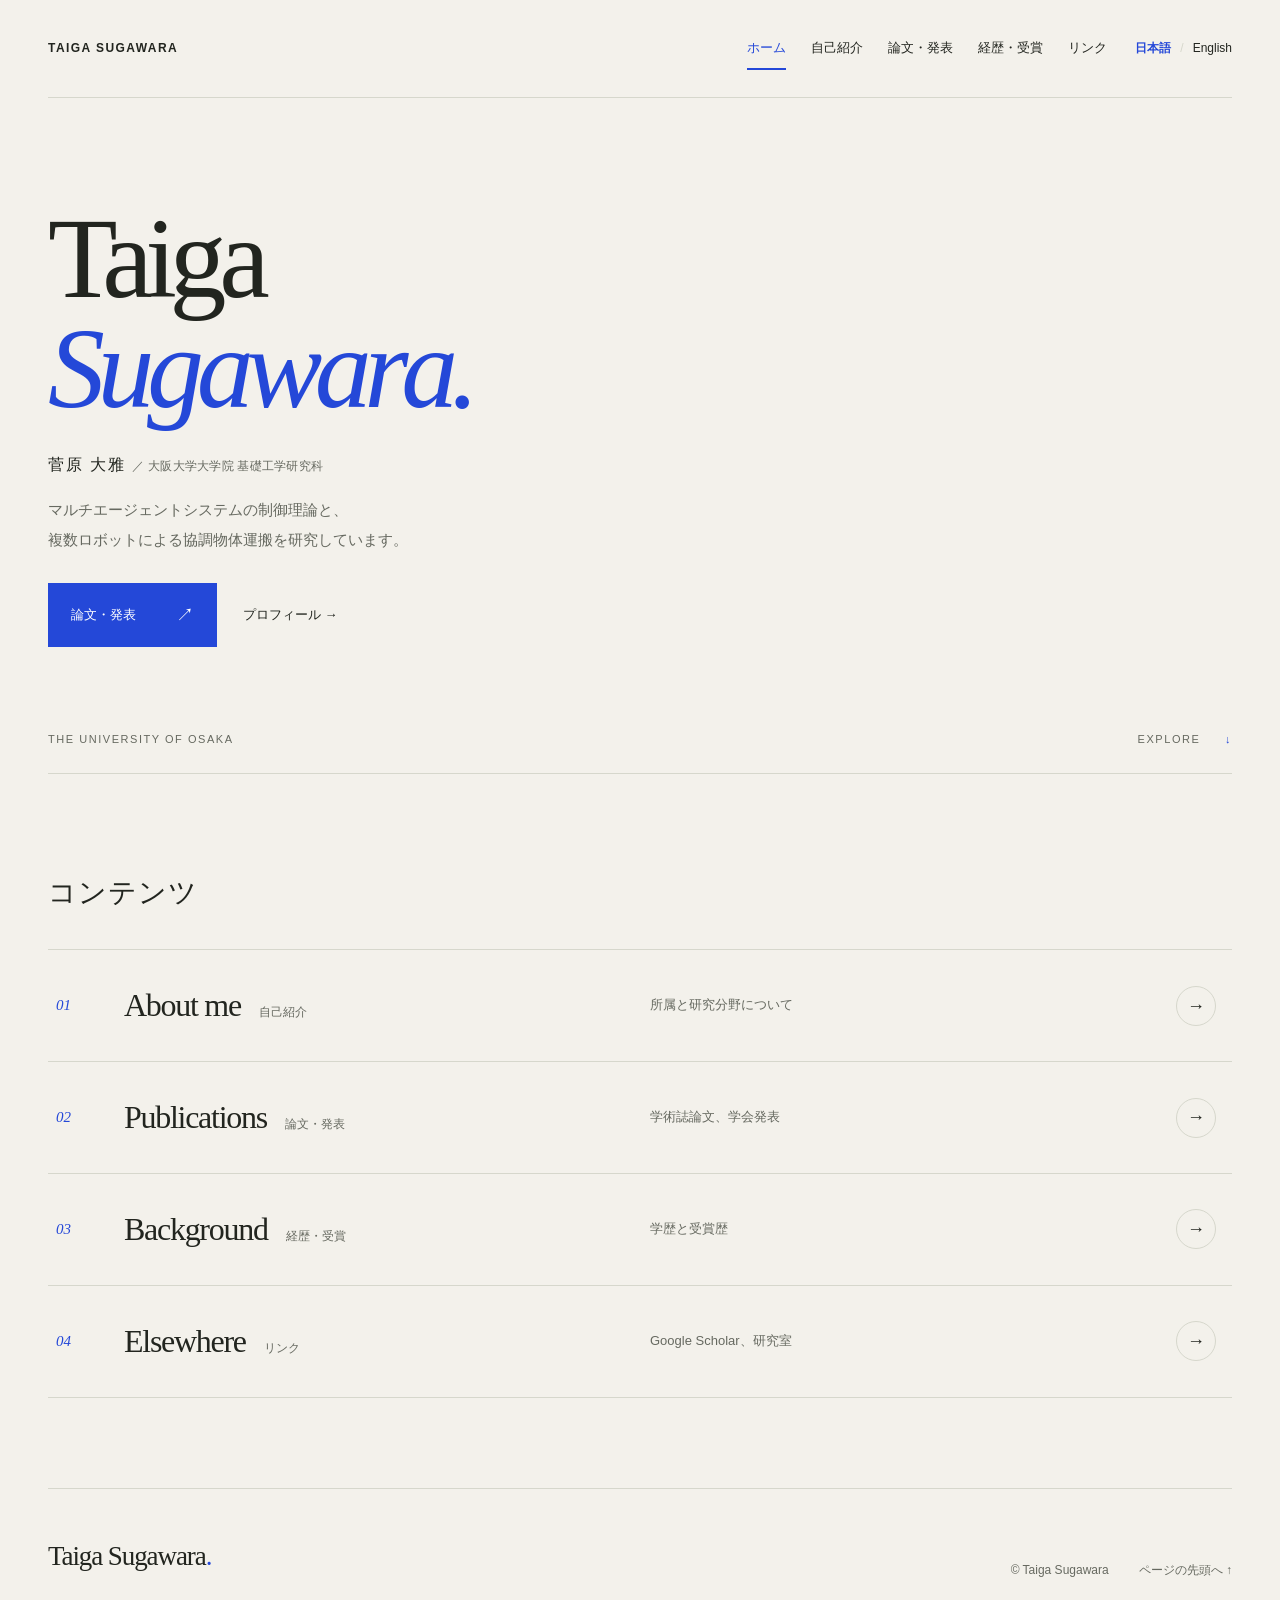
<file: index.html>
<!DOCTYPE html>
<html lang="ja">
<head>
  <meta charset="UTF-8">
  <meta name="viewport" content="width=device-width, initial-scale=1">
  <meta name="description" content="菅原大雅の個人ホームページ。大阪大学大学院基礎工学研究科。マルチエージェントシステムの制御理論、協調物体運搬の研究・論文・経歴を紹介します。">
  <meta name="color-scheme" content="light">
  <title>菅原大雅 | Taiga Sugawara</title>
  <link rel="icon" href="assets/favicon.svg" type="image/svg+xml">
  <link rel="apple-touch-icon" href="assets/apple-touch-icon.png">
  <meta property="og:type" content="website">
  <meta property="og:site_name" content="菅原大雅 / Taiga Sugawara">
  <meta property="og:title" content="菅原大雅 | Taiga Sugawara">
  <meta property="og:description" content="菅原大雅の個人ホームページ。大阪大学大学院基礎工学研究科。マルチエージェントシステムの制御理論、協調物体運搬の研究・論文・経歴を紹介します。">
  <meta property="og:url" content="https://taiga-sugawara.github.io/">
  <meta property="og:image" content="https://taiga-sugawara.github.io/assets/ogp.png">
  <meta property="og:locale" content="ja_JP">
  <meta name="twitter:card" content="summary_large_image">
  <link rel="stylesheet" href="style.css?v=no-portrait-20261110">
  <link rel="alternate" hreflang="ja" href="index.html">
  <link rel="alternate" hreflang="en" href="en/index.html">
</head>
<body id="top" class="home">
  <a class="skip" href="#main">本文へ移動</a>
  <div class="wrap">
    <header>
      <a class="brand" href="index.html" aria-label="ホームへ">TAIGA SUGAWARA</a>
      <nav aria-label="メインナビゲーション">
        <a href="index.html" aria-current="page">ホーム</a>
        <a href="about.html">自己紹介</a>
        <a href="publications.html">論文・発表</a>
        <a href="career.html">経歴・受賞</a>
        <a href="links.html">リンク</a>
      </nav>
      <div class="language-switch" role="group" aria-label="表示言語"><span lang="ja" aria-current="true">日本語</span><span aria-hidden="true">/</span><a href="en/index.html" lang="en" hreflang="en">English</a></div>
    </header>
    <main id="main">
      <section class="hero" aria-labelledby="name">
        <div class="hero-copy">
          <h1 id="name" lang="en">Taiga<br><em>Sugawara.</em></h1>
          <p class="japanese-name">菅原 大雅 <span>／ 大阪大学大学院 基礎工学研究科</span></p>
          <p class="hero-description">マルチエージェントシステムの制御理論と、<br class="desktop-break">複数ロボットによる協調物体運搬を研究しています。</p>
          <div class="hero-actions"><a class="button" href="publications.html">論文・発表 <span aria-hidden="true">↗</span></a><a class="text-link" href="about.html">プロフィール →</a></div>
        </div>
        <div class="hero-bottom"><span>THE UNIVERSITY OF OSAKA</span><a href="#explore">EXPLORE <span aria-hidden="true">↓</span></a></div>
      </section>
      <section class="explore-heading" id="explore" aria-labelledby="explore-title"><h2 id="explore-title">コンテンツ</h2></section>
      <div class="home-pages" aria-label="各ページの紹介">
        <a class="home-page-link" href="about.html"><span class="link-index">01</span><strong><span lang="en">About me</span><span class="link-jp">自己紹介</span></strong><small>所属と研究分野について</small><span class="arrow" aria-hidden="true">→</span></a>
        <a class="home-page-link" href="publications.html"><span class="link-index">02</span><strong><span lang="en">Publications</span><span class="link-jp">論文・発表</span></strong><small>学術誌論文、学会発表</small><span class="arrow" aria-hidden="true">→</span></a>
        <a class="home-page-link" href="career.html"><span class="link-index">03</span><strong><span lang="en">Background</span><span class="link-jp">経歴・受賞</span></strong><small>学歴と受賞歴</small><span class="arrow" aria-hidden="true">→</span></a>
        <a class="home-page-link" href="links.html"><span class="link-index">04</span><strong><span lang="en">Elsewhere</span><span class="link-jp">リンク</span></strong><small>Google Scholar、研究室</small><span class="arrow" aria-hidden="true">→</span></a>
      </div>
    </main>
    <footer><div><a class="footer-name" href="index.html">Taiga Sugawara<span aria-hidden="true">.</span></a></div><div class="footer-meta"><span>© Taiga Sugawara</span><a href="#top">ページの先頭へ ↑</a></div></footer>
  </div>
</body>
</html>
</file>
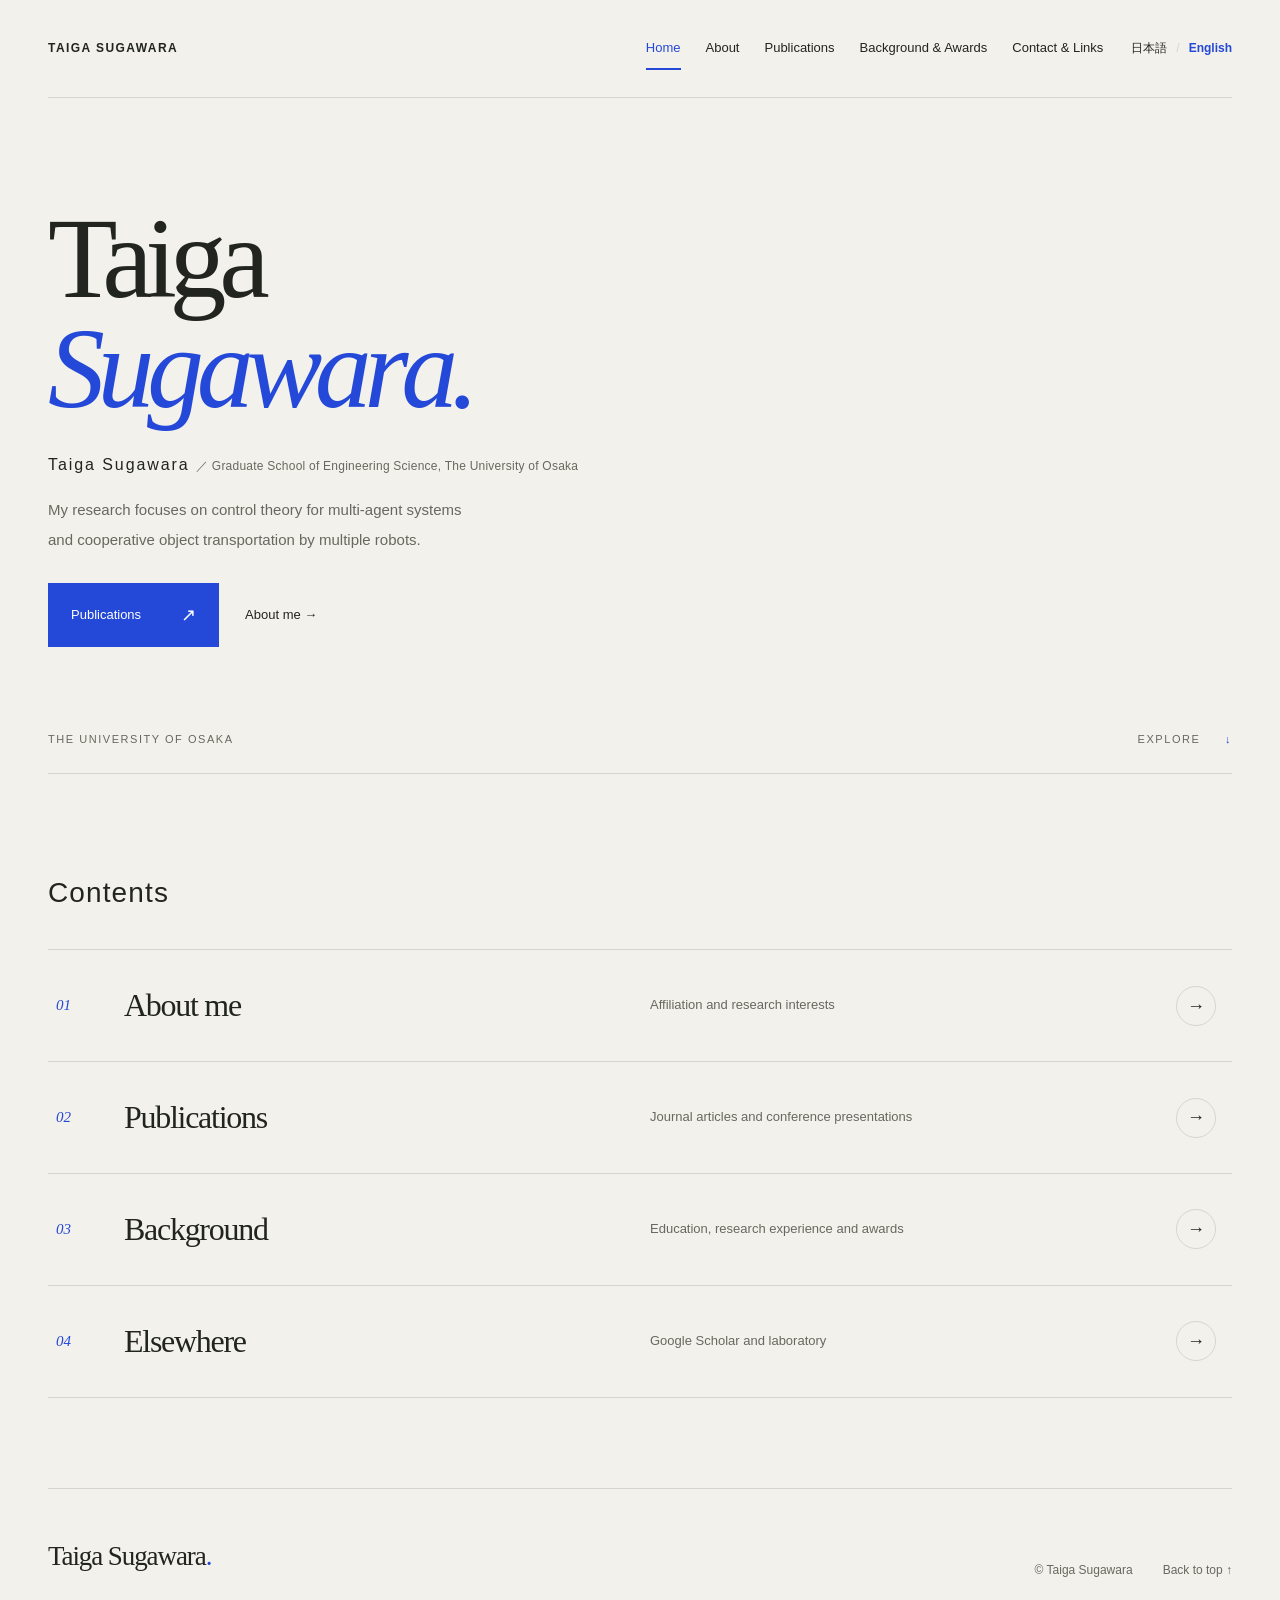
<file: en/index.html>
<!DOCTYPE html>
<html lang="en">
<head>
  <meta charset="UTF-8">
  <meta name="viewport" content="width=device-width, initial-scale=1">
  <meta name="description" content="Personal website of Taiga Sugawara, a master's student at the Graduate School of Engineering Science, The University of Osaka. Research, publications, education and awards.">
  <meta name="color-scheme" content="light">
  <title>Taiga Sugawara</title>
  <link rel="icon" href="../assets/favicon.svg" type="image/svg+xml">
  <link rel="apple-touch-icon" href="../assets/apple-touch-icon.png">
  <meta property="og:type" content="website">
  <meta property="og:site_name" content="Taiga Sugawara">
  <meta property="og:title" content="Taiga Sugawara">
  <meta property="og:description" content="Personal website of Taiga Sugawara, a master's student at the Graduate School of Engineering Science, The University of Osaka. Research, publications, education and awards.">
  <meta property="og:url" content="https://taiga-sugawara.github.io/en/">
  <meta property="og:image" content="https://taiga-sugawara.github.io/assets/ogp.png">
  <meta property="og:locale" content="en_US">
  <meta name="twitter:card" content="summary_large_image">
  <link rel="stylesheet" href="../style.css?v=no-portrait-20261110">
  <link rel="alternate" hreflang="ja" href="../index.html">
  <link rel="alternate" hreflang="en" href="index.html">
</head>
<body id="top" class="home">
  <a class="skip" href="#main">Skip to main content</a>
  <div class="wrap">
    <header>
      <a class="brand" href="index.html" aria-label="Go to home">TAIGA SUGAWARA</a>
      <nav aria-label="Main navigation">
        <a href="index.html" aria-current="page">Home</a>
        <a href="about.html">About</a>
        <a href="publications.html">Publications</a>
        <a href="career.html">Background &amp; Awards</a>
        <a href="links.html">Contact &amp; Links</a>
      </nav>
      <div class="language-switch" role="group" aria-label="Language"><a href="../index.html" lang="ja" hreflang="ja">日本語</a><span aria-hidden="true">/</span><span lang="en" aria-current="true">English</span></div>
    </header>
    <main id="main">
      <section class="hero" aria-labelledby="name">
        <div class="hero-copy">
          <h1 id="name" lang="en">Taiga<br><em>Sugawara.</em></h1>
          <p class="japanese-name">Taiga Sugawara <span>／ Graduate School of Engineering Science, The University of Osaka</span></p>
          <p class="hero-description">My research focuses on control theory for multi-agent systems<br class="desktop-break">and cooperative object transportation by multiple robots.</p>
          <div class="hero-actions"><a class="button" href="publications.html">Publications <span aria-hidden="true">↗</span></a><a class="text-link" href="about.html">About me →</a></div>
        </div>
        <div class="hero-bottom"><span>THE UNIVERSITY OF OSAKA</span><a href="#explore">EXPLORE <span aria-hidden="true">↓</span></a></div>
      </section>
      <section class="explore-heading" id="explore" aria-labelledby="explore-title"><h2 id="explore-title">Contents</h2></section>
      <div class="home-pages" aria-label="Explore the website">
        <a class="home-page-link" href="about.html"><span class="link-index">01</span><strong><span lang="en">About me</span></strong><small>Affiliation and research interests</small><span class="arrow" aria-hidden="true">→</span></a>
        <a class="home-page-link" href="publications.html"><span class="link-index">02</span><strong><span lang="en">Publications</span></strong><small>Journal articles and conference presentations</small><span class="arrow" aria-hidden="true">→</span></a>
        <a class="home-page-link" href="career.html"><span class="link-index">03</span><strong><span lang="en">Background</span></strong><small>Education, research experience and awards</small><span class="arrow" aria-hidden="true">→</span></a>
        <a class="home-page-link" href="links.html"><span class="link-index">04</span><strong><span lang="en">Elsewhere</span></strong><small>Google Scholar and laboratory</small><span class="arrow" aria-hidden="true">→</span></a>
      </div>
    </main>
    <footer><div><a class="footer-name" href="index.html">Taiga Sugawara<span aria-hidden="true">.</span></a></div><div class="footer-meta"><span>© Taiga Sugawara</span><a href="#top">Back to top ↑</a></div></footer>
  </div>
</body>
</html>
</file>
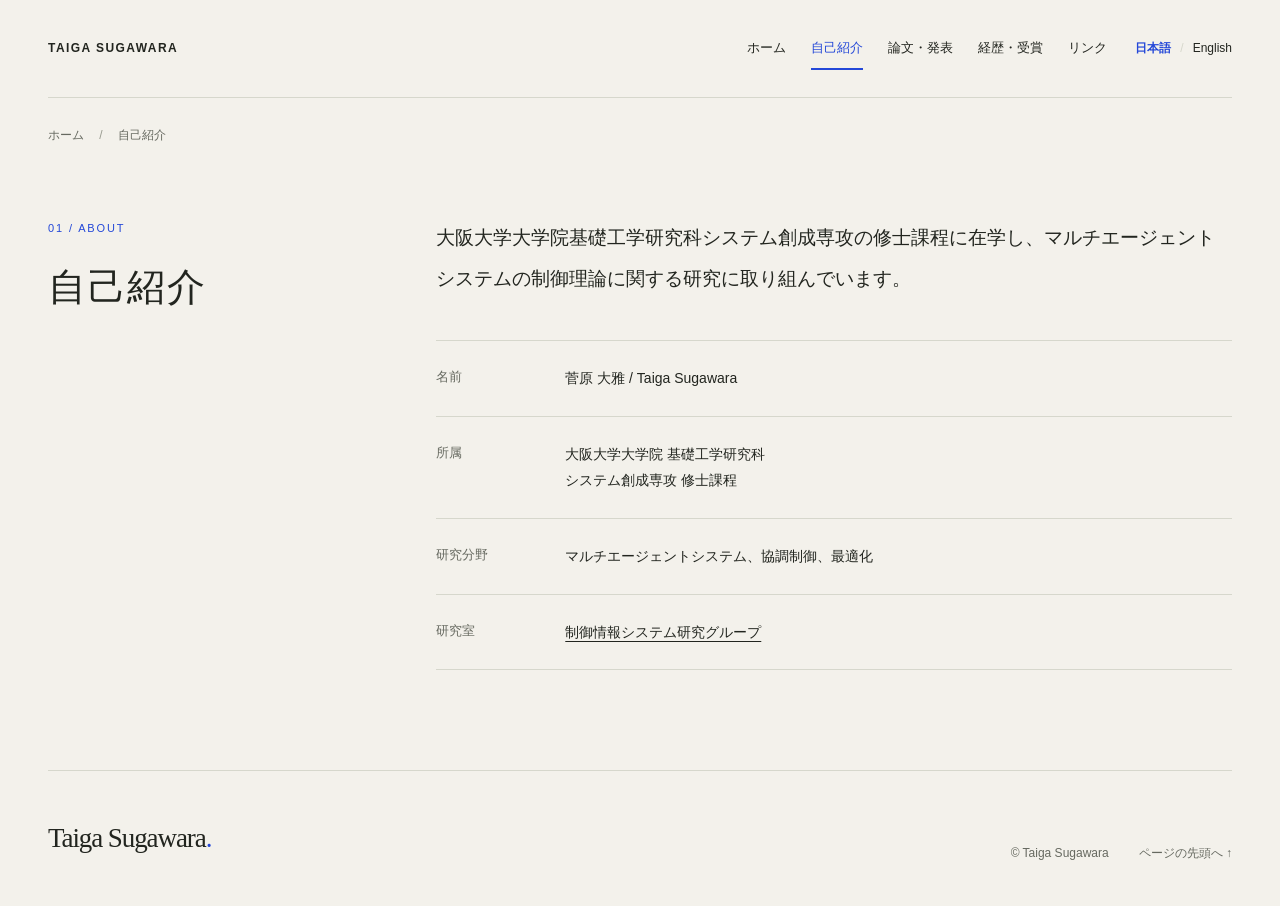
<file: about.html>
<!DOCTYPE html>
<html lang="ja">
<head>
  <meta charset="UTF-8">
  <meta name="viewport" content="width=device-width, initial-scale=1">
  <meta name="description" content="菅原大雅の個人ホームページ。大阪大学大学院基礎工学研究科。マルチエージェントシステムの制御理論、協調物体運搬の研究・論文・経歴を紹介します。">
  <meta name="color-scheme" content="light">
  <title>自己紹介 | 菅原大雅 / Taiga Sugawara</title>
  <link rel="icon" href="assets/favicon.svg" type="image/svg+xml">
  <link rel="apple-touch-icon" href="assets/apple-touch-icon.png">
  <meta property="og:type" content="article">
  <meta property="og:site_name" content="菅原大雅 / Taiga Sugawara">
  <meta property="og:title" content="自己紹介 | 菅原大雅 / Taiga Sugawara">
  <meta property="og:description" content="菅原大雅の個人ホームページ。大阪大学大学院基礎工学研究科。マルチエージェントシステムの制御理論、協調物体運搬の研究・論文・経歴を紹介します。">
  <meta property="og:url" content="https://taiga-sugawara.github.io/about.html">
  <meta property="og:image" content="https://taiga-sugawara.github.io/assets/ogp.png">
  <meta property="og:locale" content="ja_JP">
  <meta name="twitter:card" content="summary_large_image">
  <link rel="stylesheet" href="style.css">
  <link rel="alternate" hreflang="ja" href="about.html">
  <link rel="alternate" hreflang="en" href="en/about.html">
</head>
<body id="top" class="inner-page">
  <a class="skip" href="#main">本文へ移動</a>
  <div class="wrap">
    <header>
      <a class="brand" href="index.html" aria-label="ホームへ">TAIGA SUGAWARA</a>
      <nav aria-label="メインナビゲーション">
        <a href="index.html">ホーム</a>
        <a href="about.html" aria-current="page">自己紹介</a>
        <a href="publications.html">論文・発表</a>
        <a href="career.html">経歴・受賞</a>
        <a href="links.html">リンク</a>
      </nav>
      <div class="language-switch" role="group" aria-label="表示言語"><span lang="ja" aria-current="true">日本語</span><span aria-hidden="true">/</span><a href="en/about.html" lang="en" hreflang="en">English</a></div>
    </header>
    <main id="main">
      <p class="breadcrumb"><a href="index.html">ホーム</a> <span aria-hidden="true">/</span> 自己紹介</p>
      <section class="section page-section" id="about" aria-labelledby="about-title">
        <div><p class="section-label">01 / ABOUT</p><h1 class="page-title" id="about-title">自己紹介</h1></div>
        <div class="content">
          <p>大阪大学大学院基礎工学研究科システム創成専攻の修士課程に在学し、マルチエージェントシステムの制御理論に関する研究に取り組んでいます。</p>
          <dl>
            <div class="detail"><dt>名前</dt><dd>菅原 大雅 / Taiga Sugawara</dd></div>
            <div class="detail"><dt>所属</dt><dd>大阪大学大学院 基礎工学研究科<br>システム創成専攻 修士課程</dd></div>
            <div class="detail"><dt>研究分野</dt><dd>マルチエージェントシステム、協調制御、最適化</dd></div>
            <div class="detail"><dt>研究室</dt><dd><a href="https://www.cis.sys.es.osaka-u.ac.jp/">制御情報システム研究グループ</a></dd></div>
          </dl>
        </div>
      </section>
    </main>
    <footer><div><a class="footer-name" href="index.html">Taiga Sugawara<span aria-hidden="true">.</span></a></div><div class="footer-meta"><span>© Taiga Sugawara</span><a href="#top">ページの先頭へ ↑</a></div></footer>
  </div>
</body>
</html>
</file>
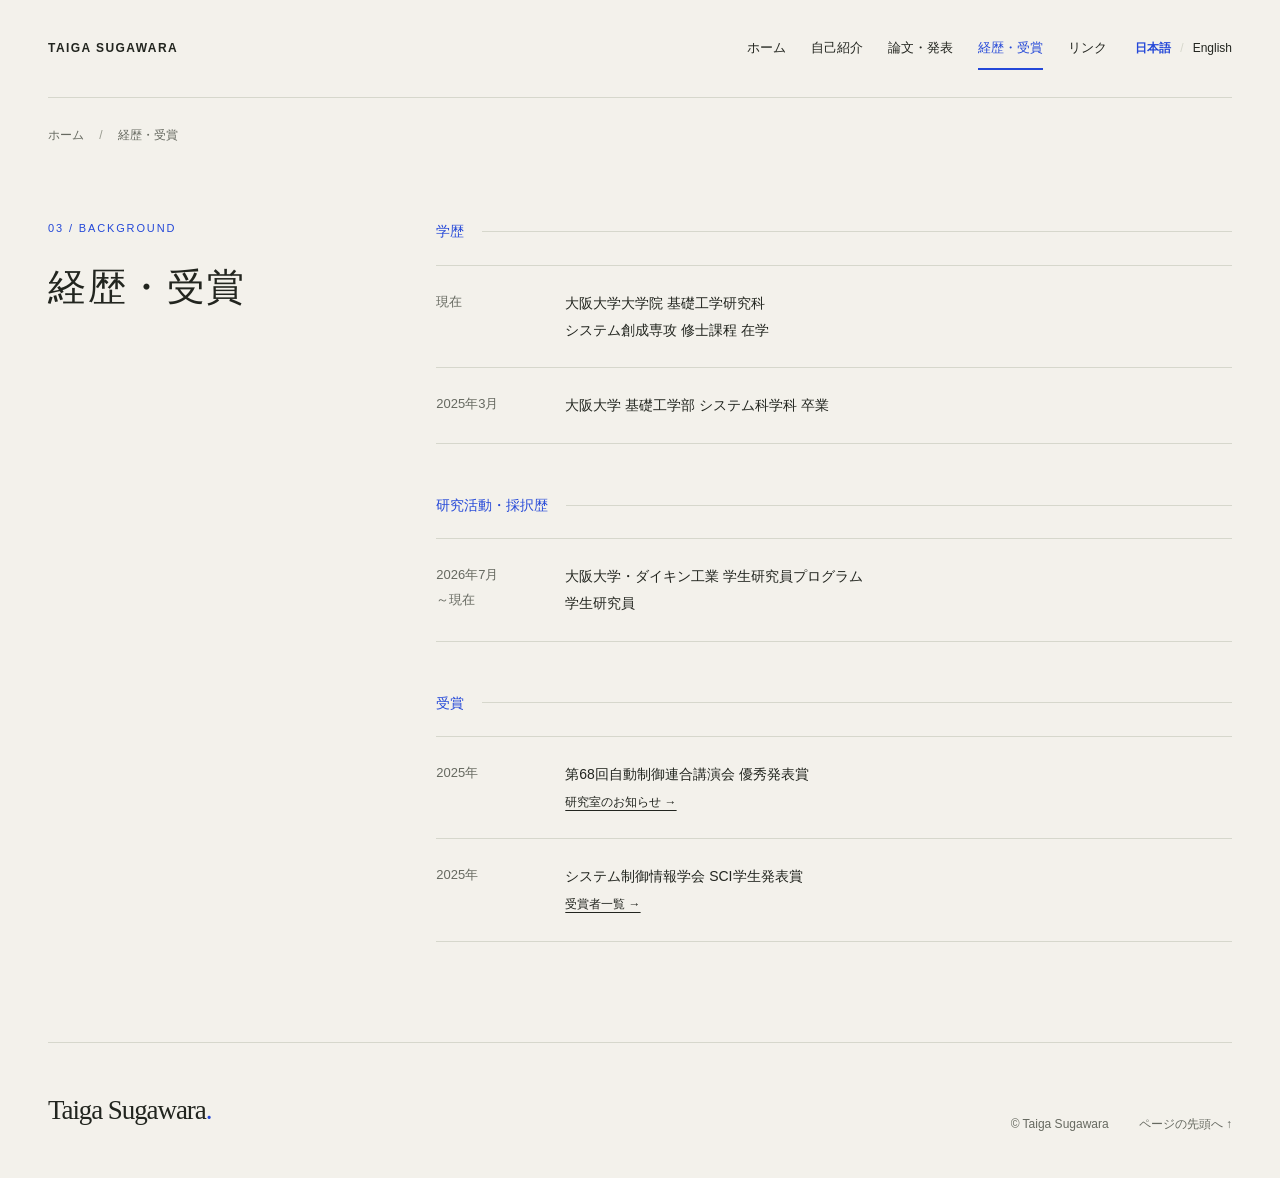
<file: career.html>
<!DOCTYPE html>
<html lang="ja">
<head>
  <meta charset="UTF-8">
  <meta name="viewport" content="width=device-width, initial-scale=1">
  <meta name="description" content="菅原大雅の個人ホームページ。大阪大学大学院基礎工学研究科。マルチエージェントシステムの制御理論、協調物体運搬の研究・論文・経歴を紹介します。">
  <meta name="color-scheme" content="light">
  <title>経歴・受賞 | 菅原大雅 / Taiga Sugawara</title>
  <link rel="icon" href="assets/favicon.svg" type="image/svg+xml">
  <link rel="apple-touch-icon" href="assets/apple-touch-icon.png">
  <meta property="og:type" content="article">
  <meta property="og:site_name" content="菅原大雅 / Taiga Sugawara">
  <meta property="og:title" content="経歴・受賞 | 菅原大雅 / Taiga Sugawara">
  <meta property="og:description" content="菅原大雅の個人ホームページ。大阪大学大学院基礎工学研究科。マルチエージェントシステムの制御理論、協調物体運搬の研究・論文・経歴を紹介します。">
  <meta property="og:url" content="https://taiga-sugawara.github.io/career.html">
  <meta property="og:image" content="https://taiga-sugawara.github.io/assets/ogp.png">
  <meta property="og:locale" content="ja_JP">
  <meta name="twitter:card" content="summary_large_image">
  <link rel="stylesheet" href="style.css">
  <link rel="alternate" hreflang="ja" href="career.html">
  <link rel="alternate" hreflang="en" href="en/career.html">
</head>
<body id="top" class="inner-page">
  <a class="skip" href="#main">本文へ移動</a>
  <div class="wrap">
    <header>
      <a class="brand" href="index.html" aria-label="ホームへ">TAIGA SUGAWARA</a>
      <nav aria-label="メインナビゲーション">
        <a href="index.html">ホーム</a>
        <a href="about.html">自己紹介</a>
        <a href="publications.html">論文・発表</a>
        <a href="career.html" aria-current="page">経歴・受賞</a>
        <a href="links.html">リンク</a>
      </nav>
      <div class="language-switch" role="group" aria-label="表示言語"><span lang="ja" aria-current="true">日本語</span><span aria-hidden="true">/</span><a href="en/career.html" lang="en" hreflang="en">English</a></div>
    </header>
    <main id="main">
      <p class="breadcrumb"><a href="index.html">ホーム</a> <span aria-hidden="true">/</span> 経歴・受賞</p>
      <section class="section page-section" id="career" aria-labelledby="career-title">
        <div><p class="section-label">03 / BACKGROUND</p><h1 class="page-title" id="career-title">経歴・受賞</h1></div>
        <div class="content">
          <h2 class="group-title">学歴</h2>
          <dl class="timeline">
            <div class="detail"><dt>現在</dt><dd>大阪大学大学院 基礎工学研究科<br>システム創成専攻 修士課程 在学</dd></div>
            <div class="detail"><dt>2025年3月</dt><dd>大阪大学 基礎工学部 システム科学科 卒業</dd></div>
          </dl>
          <h2 class="group-title">研究活動・採択歴</h2>
          <dl class="timeline">
            <div class="detail"><dt>2026年7月<br>～現在</dt><dd>大阪大学・ダイキン工業 学生研究員プログラム<br>学生研究員</dd></div>
          </dl>
          <h2 class="group-title">受賞</h2>
          <dl class="timeline">
            <div class="detail"><dt>2025年</dt><dd>第68回自動制御連合講演会 優秀発表賞<br><a class="source-link" href="https://www.cis.sys.es.osaka-u.ac.jp/過去のページ/2025年度">研究室のお知らせ →</a></dd></div>
            <div class="detail"><dt>2025年</dt><dd>システム制御情報学会 SCI学生発表賞<br><a class="source-link" href="https://sci25.iscie.or.jp/award/">受賞者一覧 →</a></dd></div>
          </dl>
        </div>
      </section>
    </main>
    <footer><div><a class="footer-name" href="index.html">Taiga Sugawara<span aria-hidden="true">.</span></a></div><div class="footer-meta"><span>© Taiga Sugawara</span><a href="#top">ページの先頭へ ↑</a></div></footer>
  </div>
</body>
</html>
</file>
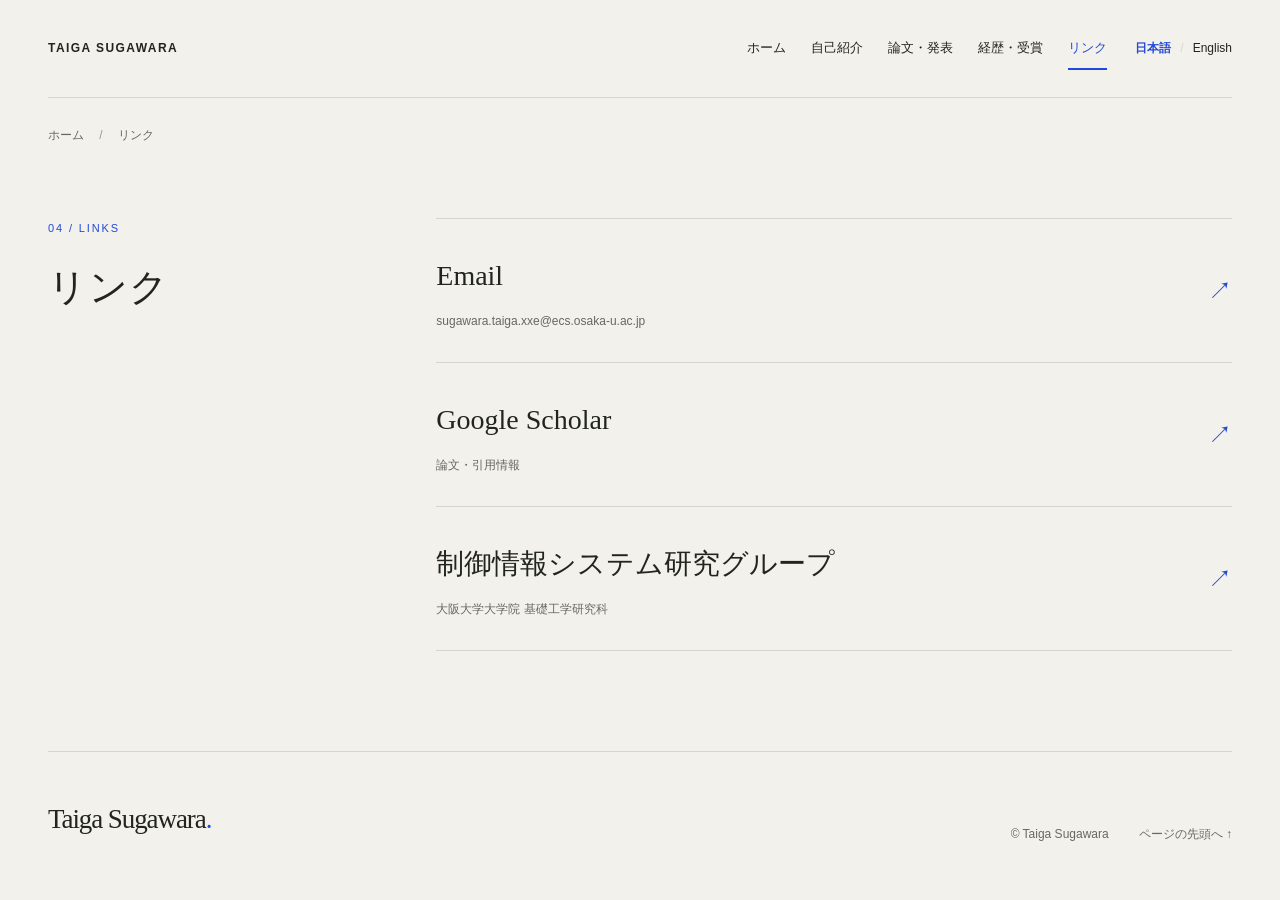
<file: links.html>
<!DOCTYPE html>
<html lang="ja">
<head>
  <meta charset="UTF-8">
  <meta name="viewport" content="width=device-width, initial-scale=1">
  <meta name="description" content="菅原大雅の個人ホームページ。大阪大学大学院基礎工学研究科。マルチエージェントシステムの制御理論、協調物体運搬の研究・論文・経歴を紹介します。">
  <meta name="color-scheme" content="light">
  <title>リンク | 菅原大雅 / Taiga Sugawara</title>
  <link rel="icon" href="assets/favicon.svg" type="image/svg+xml">
  <link rel="apple-touch-icon" href="assets/apple-touch-icon.png">
  <meta property="og:type" content="article">
  <meta property="og:site_name" content="菅原大雅 / Taiga Sugawara">
  <meta property="og:title" content="リンク | 菅原大雅 / Taiga Sugawara">
  <meta property="og:description" content="菅原大雅の個人ホームページ。大阪大学大学院基礎工学研究科。マルチエージェントシステムの制御理論、協調物体運搬の研究・論文・経歴を紹介します。">
  <meta property="og:url" content="https://taiga-sugawara.github.io/links.html">
  <meta property="og:image" content="https://taiga-sugawara.github.io/assets/ogp.png">
  <meta property="og:locale" content="ja_JP">
  <meta name="twitter:card" content="summary_large_image">
  <link rel="stylesheet" href="style.css">
  <link rel="alternate" hreflang="ja" href="links.html">
  <link rel="alternate" hreflang="en" href="en/links.html">
</head>
<body id="top" class="inner-page">
  <a class="skip" href="#main">本文へ移動</a>
  <div class="wrap">
    <header>
      <a class="brand" href="index.html" aria-label="ホームへ">TAIGA SUGAWARA</a>
      <nav aria-label="メインナビゲーション">
        <a href="index.html">ホーム</a>
        <a href="about.html">自己紹介</a>
        <a href="publications.html">論文・発表</a>
        <a href="career.html">経歴・受賞</a>
        <a href="links.html" aria-current="page">リンク</a>
      </nav>
      <div class="language-switch" role="group" aria-label="表示言語"><span lang="ja" aria-current="true">日本語</span><span aria-hidden="true">/</span><a href="en/links.html" lang="en" hreflang="en">English</a></div>
    </header>
    <main id="main">
      <p class="breadcrumb"><a href="index.html">ホーム</a> <span aria-hidden="true">/</span> リンク</p>
      <section class="section page-section" id="links" aria-labelledby="links-title">
        <div><p class="section-label">04 / LINKS</p><h1 class="page-title" id="links-title">リンク</h1></div>
        <div class="content">
          <a class="external" href="mailto:sugawara.taiga.xxe@ecs.osaka-u.ac.jp"><span>Email<small>sugawara.taiga.xxe@ecs.osaka-u.ac.jp</small></span><span aria-hidden="true">↗</span></a>
          <a class="external" href="https://scholar.google.co.jp/citations?hl=ja&amp;user=6WtWsbYAAAAJ"><span>Google Scholar<small>論文・引用情報</small></span><span aria-hidden="true">↗</span></a>
          <a class="external" href="https://www.cis.sys.es.osaka-u.ac.jp/"><span>制御情報システム研究グループ<small>大阪大学大学院 基礎工学研究科</small></span><span aria-hidden="true">↗</span></a>
        </div>
      </section>
    </main>
    <footer><div><a class="footer-name" href="index.html">Taiga Sugawara<span aria-hidden="true">.</span></a></div><div class="footer-meta"><span>© Taiga Sugawara</span><a href="#top">ページの先頭へ ↑</a></div></footer>
  </div>
</body>
</html>
</file>
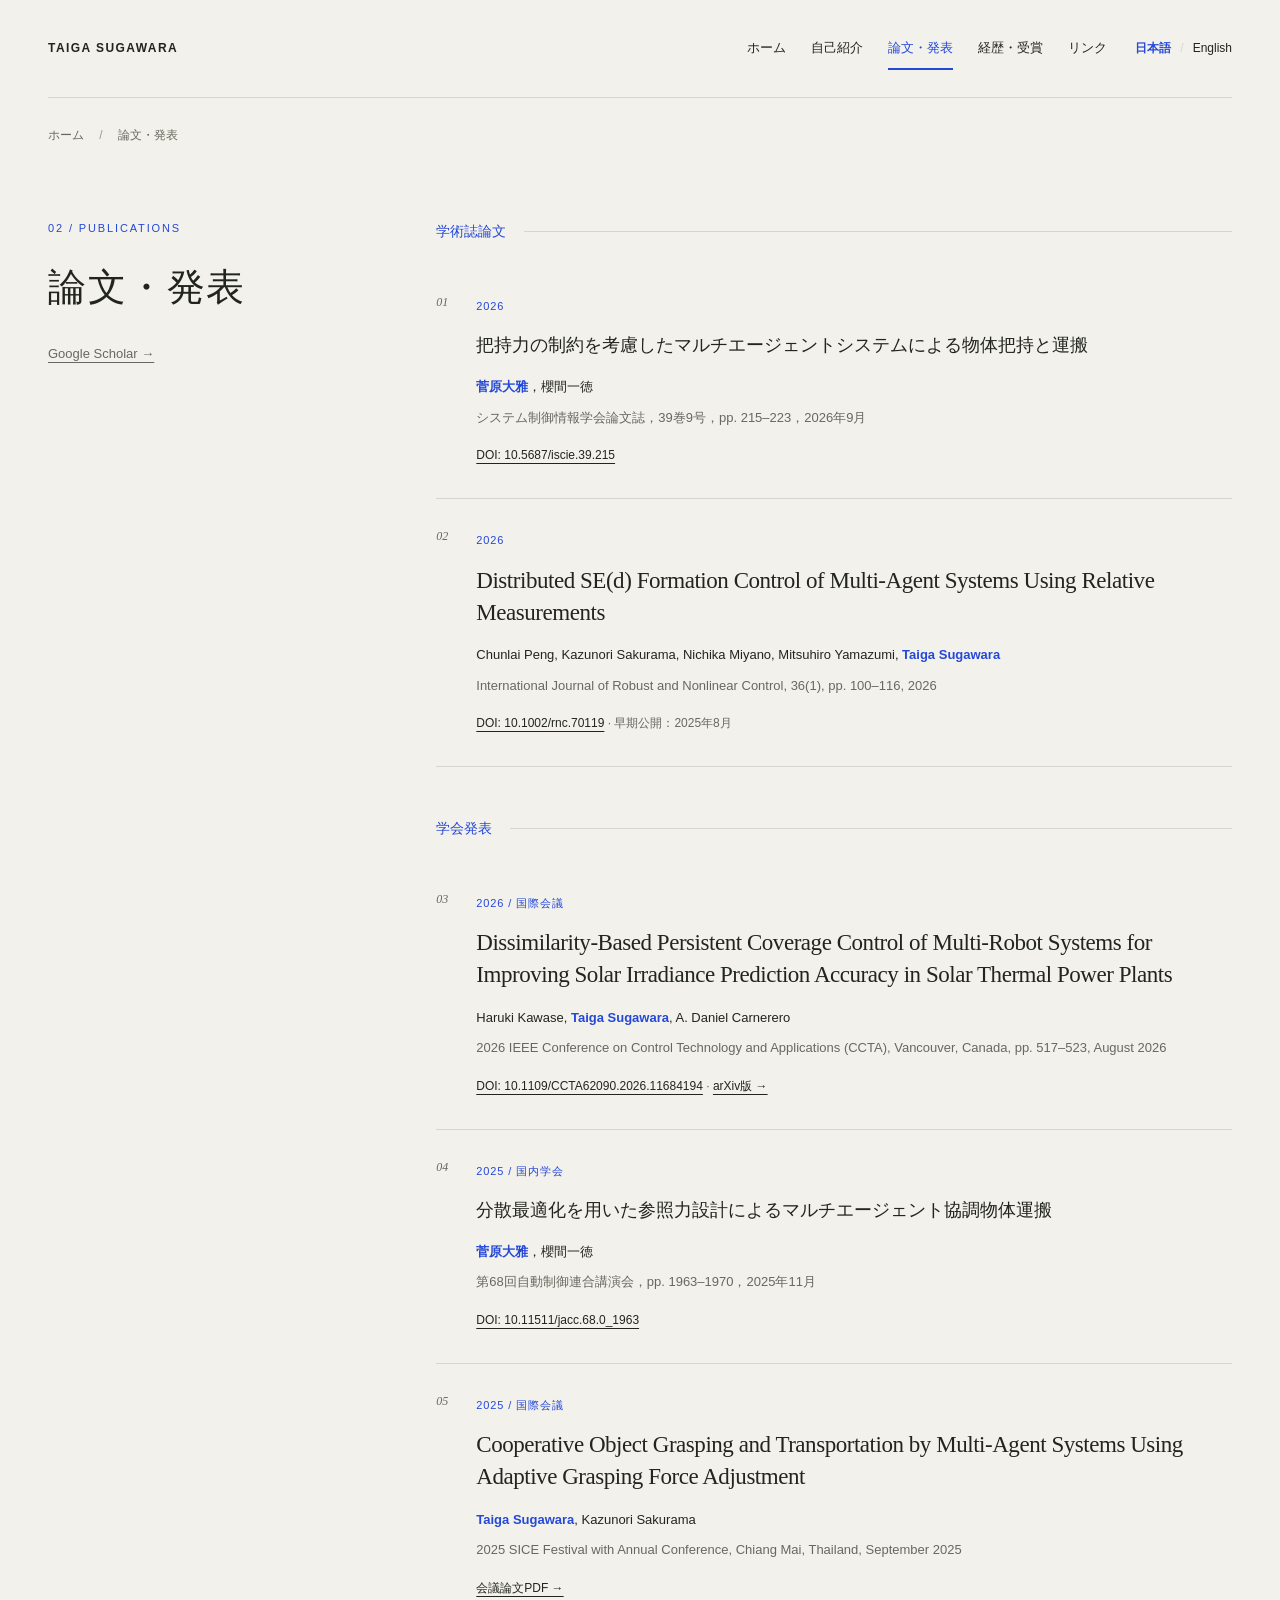
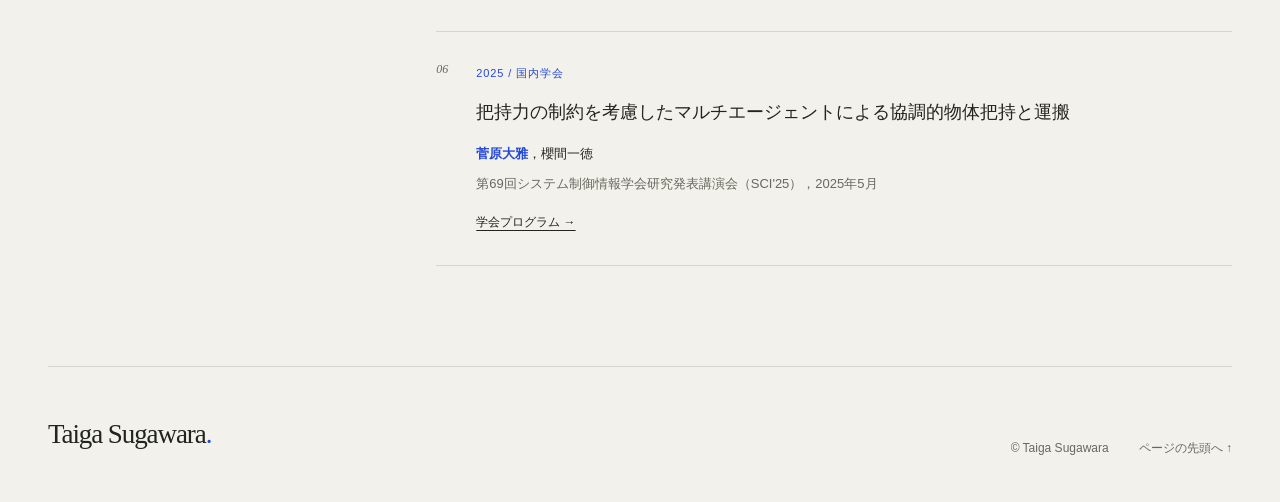
<file: publications.html>
<!DOCTYPE html>
<html lang="ja">
<head>
  <meta charset="UTF-8">
  <meta name="viewport" content="width=device-width, initial-scale=1">
  <meta name="description" content="菅原大雅の個人ホームページ。大阪大学大学院基礎工学研究科。マルチエージェントシステムの制御理論、協調物体運搬の研究・論文・経歴を紹介します。">
  <meta name="color-scheme" content="light">
  <title>論文・発表 | 菅原大雅 / Taiga Sugawara</title>
  <link rel="icon" href="assets/favicon.svg" type="image/svg+xml">
  <link rel="apple-touch-icon" href="assets/apple-touch-icon.png">
  <meta property="og:type" content="article">
  <meta property="og:site_name" content="菅原大雅 / Taiga Sugawara">
  <meta property="og:title" content="論文・発表 | 菅原大雅 / Taiga Sugawara">
  <meta property="og:description" content="菅原大雅の個人ホームページ。大阪大学大学院基礎工学研究科。マルチエージェントシステムの制御理論、協調物体運搬の研究・論文・経歴を紹介します。">
  <meta property="og:url" content="https://taiga-sugawara.github.io/publications.html">
  <meta property="og:image" content="https://taiga-sugawara.github.io/assets/ogp.png">
  <meta property="og:locale" content="ja_JP">
  <meta name="twitter:card" content="summary_large_image">
  <link rel="stylesheet" href="style.css">
  <link rel="alternate" hreflang="ja" href="publications.html">
  <link rel="alternate" hreflang="en" href="en/publications.html">
</head>
<body id="top" class="inner-page">
  <a class="skip" href="#main">本文へ移動</a>
  <div class="wrap">
    <header>
      <a class="brand" href="index.html" aria-label="ホームへ">TAIGA SUGAWARA</a>
      <nav aria-label="メインナビゲーション">
        <a href="index.html">ホーム</a>
        <a href="about.html">自己紹介</a>
        <a href="publications.html" aria-current="page">論文・発表</a>
        <a href="career.html">経歴・受賞</a>
        <a href="links.html">リンク</a>
      </nav>
      <div class="language-switch" role="group" aria-label="表示言語"><span lang="ja" aria-current="true">日本語</span><span aria-hidden="true">/</span><a href="en/publications.html" lang="en" hreflang="en">English</a></div>
    </header>
    <main id="main">
      <p class="breadcrumb"><a href="index.html">ホーム</a> <span aria-hidden="true">/</span> 論文・発表</p>
      <section class="section page-section" id="publications" aria-labelledby="publications-title">
        <div><p class="section-label">02 / PUBLICATIONS</p><h1 class="page-title" id="publications-title">論文・発表</h1><p class="note section-note"><a href="https://scholar.google.co.jp/citations?hl=ja&amp;user=6WtWsbYAAAAJ">Google Scholar →</a></p></div>
        <div class="content">
          <h2 class="group-title">学術誌論文</h2>
          <ol class="publications">
            <li>
              <span class="pub-year">2026</span>
              <h3><a href="https://doi.org/10.5687/iscie.39.215">把持力の制約を考慮したマルチエージェントシステムによる物体把持と運搬</a></h3>
              <p class="authors"><strong>菅原大雅</strong>，櫻間一徳</p>
              <p class="venue">システム制御情報学会論文誌，39巻9号，pp. 215–223，2026年9月</p>
              <p class="pub-link"><a href="https://doi.org/10.5687/iscie.39.215">DOI: 10.5687/iscie.39.215</a></p>
            </li>
            <li>
              <span class="pub-year">2026</span>
              <h3 lang="en"><a href="https://doi.org/10.1002/rnc.70119">Distributed SE(d) Formation Control of Multi-Agent Systems Using Relative Measurements</a></h3>
              <p class="authors" lang="en">Chunlai Peng, Kazunori Sakurama, Nichika Miyano, Mitsuhiro Yamazumi, <strong>Taiga Sugawara</strong></p>
              <p class="venue" lang="en">International Journal of Robust and Nonlinear Control, 36(1), pp. 100–116, 2026</p>
              <p class="pub-link"><a href="https://doi.org/10.1002/rnc.70119">DOI: 10.1002/rnc.70119</a><span class="note"> · 早期公開：2025年8月</span></p>
            </li>
          </ol>
          <h2 class="group-title">学会発表</h2>
          <ol class="publications">
            <li>
              <span class="pub-year">2026 / 国際会議</span>
              <h3 lang="en"><a href="https://doi.org/10.1109/CCTA62090.2026.11684194">Dissimilarity-Based Persistent Coverage Control of Multi-Robot Systems for Improving Solar Irradiance Prediction Accuracy in Solar Thermal Power Plants</a></h3>
              <p class="authors" lang="en">Haruki Kawase, <strong>Taiga Sugawara</strong>, A. Daniel Carnerero</p>
              <p class="venue" lang="en">2026 IEEE Conference on Control Technology and Applications (CCTA), Vancouver, Canada, pp. 517–523, August 2026</p>
              <p class="pub-link"><a href="https://doi.org/10.1109/CCTA62090.2026.11684194">DOI: 10.1109/CCTA62090.2026.11684194</a><span class="note"> · </span><a href="https://arxiv.org/abs/2603.25139">arXiv版 →</a></p>
            </li>
            <li>
              <span class="pub-year">2025 / 国内学会</span>
              <h3><a href="https://doi.org/10.11511/jacc.68.0_1963">分散最適化を用いた参照力設計によるマルチエージェント協調物体運搬</a></h3>
              <p class="authors"><strong>菅原大雅</strong>，櫻間一徳</p>
              <p class="venue">第68回自動制御連合講演会，pp. 1963–1970，2025年11月</p>
              <p class="pub-link"><a href="https://doi.org/10.11511/jacc.68.0_1963">DOI: 10.11511/jacc.68.0_1963</a></p>
            </li>
            <li>
              <span class="pub-year">2025 / 国際会議</span>
              <h3 lang="en">Cooperative Object Grasping and Transportation by Multi-Agent Systems Using Adaptive Grasping Force Adjustment</h3>
              <p class="authors" lang="en"><strong>Taiga Sugawara</strong>, Kazunori Sakurama</p>
              <p class="venue" lang="en">2025 SICE Festival with Annual Conference, Chiang Mai, Thailand, September 2025</p>
              <p class="pub-link"><a href="https://controls.papercept.net/images/temp/SICE/files/0105.pdf">会議論文PDF →</a></p>
            </li>
            <li>
              <span class="pub-year">2025 / 国内学会</span>
              <h3>把持力の制約を考慮したマルチエージェントによる協調的物体把持と運搬</h3>
              <p class="authors"><strong>菅原大雅</strong>，櫻間一徳</p>
              <p class="venue">第69回システム制御情報学会研究発表講演会（SCI'25），2025年5月</p>
              <p class="pub-link"><a href="https://sci25.iscie.or.jp/program/pdf/sci25_program.pdf">学会プログラム →</a></p>
            </li>
          </ol>
        </div>
      </section>
    </main>
    <footer><div><a class="footer-name" href="index.html">Taiga Sugawara<span aria-hidden="true">.</span></a></div><div class="footer-meta"><span>© Taiga Sugawara</span><a href="#top">ページの先頭へ ↑</a></div></footer>
  </div>
</body>
</html>
</file>
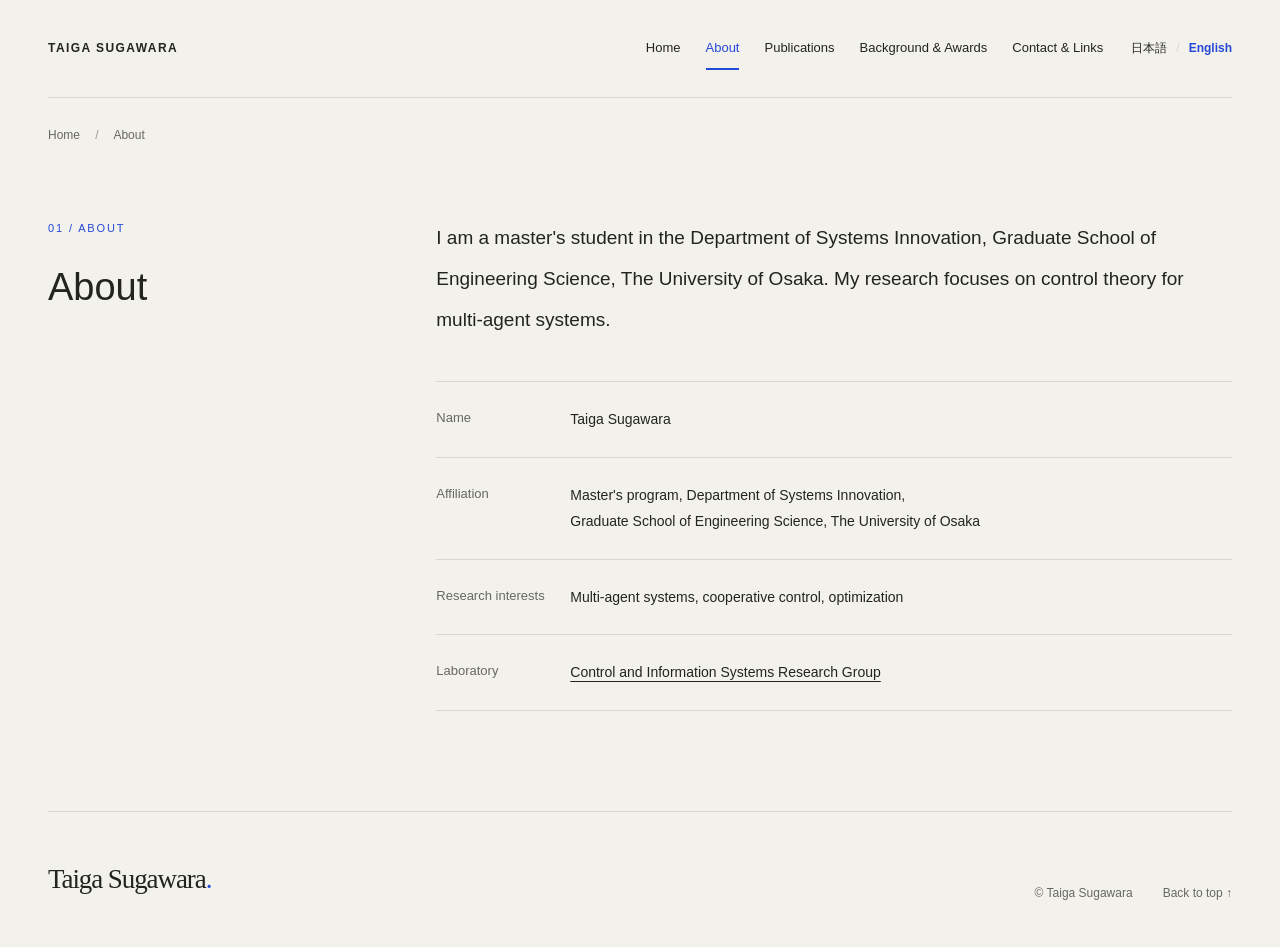
<file: en/about.html>
<!DOCTYPE html>
<html lang="en">
<head>
  <meta charset="UTF-8">
  <meta name="viewport" content="width=device-width, initial-scale=1">
  <meta name="description" content="Personal website of Taiga Sugawara, a master's student at the Graduate School of Engineering Science, The University of Osaka. Research, publications, education and awards.">
  <meta name="color-scheme" content="light">
  <title>About | Taiga Sugawara</title>
  <link rel="icon" href="../assets/favicon.svg" type="image/svg+xml">
  <link rel="apple-touch-icon" href="../assets/apple-touch-icon.png">
  <meta property="og:type" content="article">
  <meta property="og:site_name" content="Taiga Sugawara">
  <meta property="og:title" content="About | Taiga Sugawara">
  <meta property="og:description" content="Personal website of Taiga Sugawara, a master's student at the Graduate School of Engineering Science, The University of Osaka. Research, publications, education and awards.">
  <meta property="og:url" content="https://taiga-sugawara.github.io/en/about.html">
  <meta property="og:image" content="https://taiga-sugawara.github.io/assets/ogp.png">
  <meta property="og:locale" content="en_US">
  <meta name="twitter:card" content="summary_large_image">
  <link rel="stylesheet" href="../style.css">
  <link rel="alternate" hreflang="ja" href="../about.html">
  <link rel="alternate" hreflang="en" href="about.html">
</head>
<body id="top" class="inner-page">
  <a class="skip" href="#main">Skip to main content</a>
  <div class="wrap">
    <header>
      <a class="brand" href="index.html" aria-label="Go to home">TAIGA SUGAWARA</a>
      <nav aria-label="Main navigation">
        <a href="index.html">Home</a>
        <a href="about.html" aria-current="page">About</a>
        <a href="publications.html">Publications</a>
        <a href="career.html">Background &amp; Awards</a>
        <a href="links.html">Contact &amp; Links</a>
      </nav>
      <div class="language-switch" role="group" aria-label="Language"><a href="../about.html" lang="ja" hreflang="ja">日本語</a><span aria-hidden="true">/</span><span lang="en" aria-current="true">English</span></div>
    </header>
    <main id="main">
      <p class="breadcrumb"><a href="index.html">Home</a> <span aria-hidden="true">/</span> About</p>
      <section class="section page-section" id="about" aria-labelledby="about-title">
        <div><p class="section-label">01 / ABOUT</p><h1 class="page-title" id="about-title">About</h1></div>
        <div class="content">
          <p>I am a master's student in the Department of Systems Innovation, Graduate School of Engineering Science, The University of Osaka. My research focuses on control theory for multi-agent systems.</p>
          <dl>
            <div class="detail"><dt>Name</dt><dd>Taiga Sugawara</dd></div>
            <div class="detail"><dt>Affiliation</dt><dd>Master's program, Department of Systems Innovation,<br>Graduate School of Engineering Science, The University of Osaka</dd></div>
            <div class="detail"><dt>Research interests</dt><dd>Multi-agent systems, cooperative control, optimization</dd></div>
            <div class="detail"><dt>Laboratory</dt><dd><a href="https://www.cis.sys.es.osaka-u.ac.jp/">Control and Information Systems Research Group</a></dd></div>
          </dl>
        </div>
      </section>
    </main>
    <footer><div><a class="footer-name" href="index.html">Taiga Sugawara<span aria-hidden="true">.</span></a></div><div class="footer-meta"><span>© Taiga Sugawara</span><a href="#top">Back to top ↑</a></div></footer>
  </div>
</body>
</html>
</file>
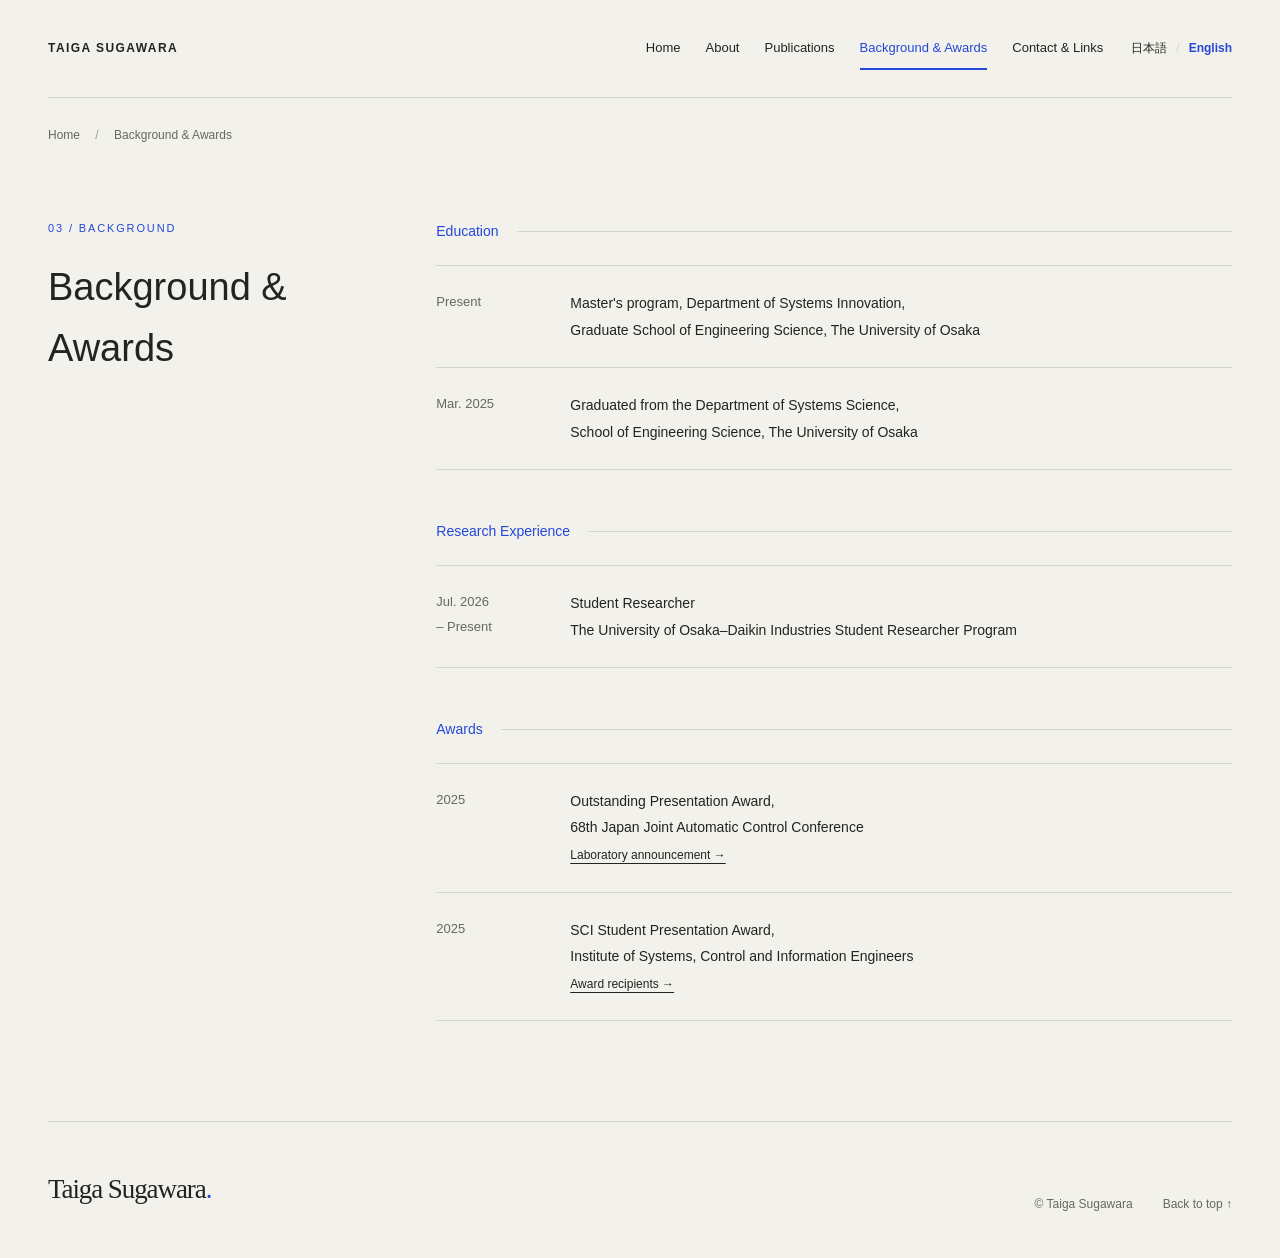
<file: en/career.html>
<!DOCTYPE html>
<html lang="en">
<head>
  <meta charset="UTF-8">
  <meta name="viewport" content="width=device-width, initial-scale=1">
  <meta name="description" content="Personal website of Taiga Sugawara, a master's student at the Graduate School of Engineering Science, The University of Osaka. Research, publications, education and awards.">
  <meta name="color-scheme" content="light">
  <title>Background &amp; Awards | Taiga Sugawara</title>
  <link rel="icon" href="../assets/favicon.svg" type="image/svg+xml">
  <link rel="apple-touch-icon" href="../assets/apple-touch-icon.png">
  <meta property="og:type" content="article">
  <meta property="og:site_name" content="Taiga Sugawara">
  <meta property="og:title" content="Background &amp; Awards | Taiga Sugawara">
  <meta property="og:description" content="Personal website of Taiga Sugawara, a master's student at the Graduate School of Engineering Science, The University of Osaka. Research, publications, education and awards.">
  <meta property="og:url" content="https://taiga-sugawara.github.io/en/career.html">
  <meta property="og:image" content="https://taiga-sugawara.github.io/assets/ogp.png">
  <meta property="og:locale" content="en_US">
  <meta name="twitter:card" content="summary_large_image">
  <link rel="stylesheet" href="../style.css">
  <link rel="alternate" hreflang="ja" href="../career.html">
  <link rel="alternate" hreflang="en" href="career.html">
</head>
<body id="top" class="inner-page">
  <a class="skip" href="#main">Skip to main content</a>
  <div class="wrap">
    <header>
      <a class="brand" href="index.html" aria-label="Go to home">TAIGA SUGAWARA</a>
      <nav aria-label="Main navigation">
        <a href="index.html">Home</a>
        <a href="about.html">About</a>
        <a href="publications.html">Publications</a>
        <a href="career.html" aria-current="page">Background &amp; Awards</a>
        <a href="links.html">Contact &amp; Links</a>
      </nav>
      <div class="language-switch" role="group" aria-label="Language"><a href="../career.html" lang="ja" hreflang="ja">日本語</a><span aria-hidden="true">/</span><span lang="en" aria-current="true">English</span></div>
    </header>
    <main id="main">
      <p class="breadcrumb"><a href="index.html">Home</a> <span aria-hidden="true">/</span> Background &amp; Awards</p>
      <section class="section page-section" id="career" aria-labelledby="career-title">
        <div><p class="section-label">03 / BACKGROUND</p><h1 class="page-title" id="career-title">Background &amp; Awards</h1></div>
        <div class="content">
          <h2 class="group-title">Education</h2>
          <dl class="timeline">
            <div class="detail"><dt>Present</dt><dd>Master's program, Department of Systems Innovation,<br>Graduate School of Engineering Science, The University of Osaka</dd></div>
            <div class="detail"><dt>Mar. 2025</dt><dd>Graduated from the Department of Systems Science,<br>School of Engineering Science, The University of Osaka</dd></div>
          </dl>
          <h2 class="group-title">Research Experience</h2>
          <dl class="timeline">
            <div class="detail"><dt>Jul. 2026<br>– Present</dt><dd>Student Researcher<br>The University of Osaka–Daikin Industries Student Researcher Program</dd></div>
          </dl>
          <h2 class="group-title">Awards</h2>
          <dl class="timeline">
            <div class="detail"><dt>2025</dt><dd>Outstanding Presentation Award,<br>68th Japan Joint Automatic Control Conference<br><a class="source-link" href="https://www.cis.sys.es.osaka-u.ac.jp/過去のページ/2025年度">Laboratory announcement →</a></dd></div>
            <div class="detail"><dt>2025</dt><dd>SCI Student Presentation Award,<br>Institute of Systems, Control and Information Engineers<br><a class="source-link" href="https://sci25.iscie.or.jp/award/">Award recipients →</a></dd></div>
          </dl>
        </div>
      </section>
    </main>
    <footer><div><a class="footer-name" href="index.html">Taiga Sugawara<span aria-hidden="true">.</span></a></div><div class="footer-meta"><span>© Taiga Sugawara</span><a href="#top">Back to top ↑</a></div></footer>
  </div>
</body>
</html>
</file>
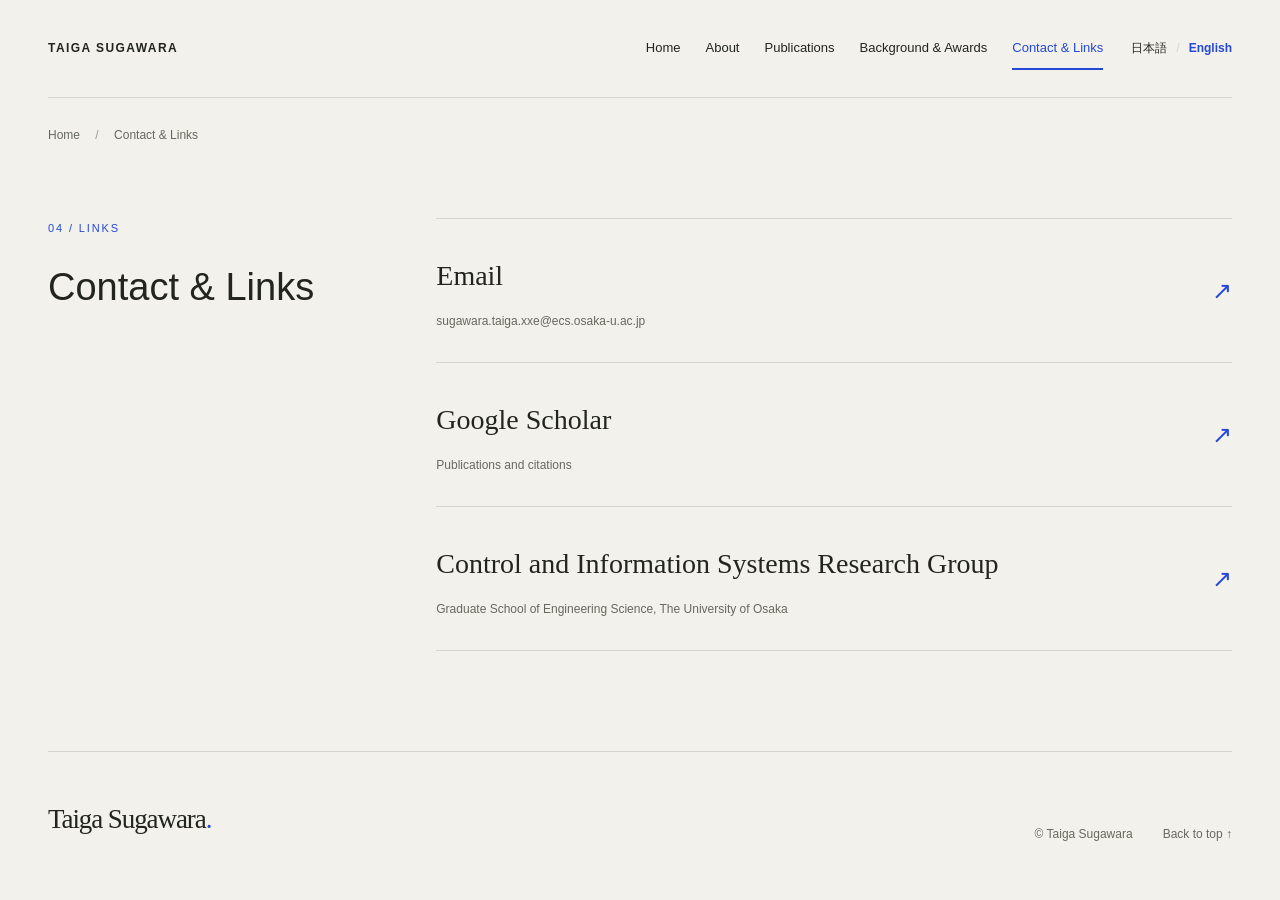
<file: en/links.html>
<!DOCTYPE html>
<html lang="en">
<head>
  <meta charset="UTF-8">
  <meta name="viewport" content="width=device-width, initial-scale=1">
  <meta name="description" content="Personal website of Taiga Sugawara, a master's student at the Graduate School of Engineering Science, The University of Osaka. Research, publications, education and awards.">
  <meta name="color-scheme" content="light">
  <title>Contact &amp; Links | Taiga Sugawara</title>
  <link rel="icon" href="../assets/favicon.svg" type="image/svg+xml">
  <link rel="apple-touch-icon" href="../assets/apple-touch-icon.png">
  <meta property="og:type" content="article">
  <meta property="og:site_name" content="Taiga Sugawara">
  <meta property="og:title" content="Contact &amp; Links | Taiga Sugawara">
  <meta property="og:description" content="Personal website of Taiga Sugawara, a master's student at the Graduate School of Engineering Science, The University of Osaka. Research, publications, education and awards.">
  <meta property="og:url" content="https://taiga-sugawara.github.io/en/links.html">
  <meta property="og:image" content="https://taiga-sugawara.github.io/assets/ogp.png">
  <meta property="og:locale" content="en_US">
  <meta name="twitter:card" content="summary_large_image">
  <link rel="stylesheet" href="../style.css">
  <link rel="alternate" hreflang="ja" href="../links.html">
  <link rel="alternate" hreflang="en" href="links.html">
</head>
<body id="top" class="inner-page">
  <a class="skip" href="#main">Skip to main content</a>
  <div class="wrap">
    <header>
      <a class="brand" href="index.html" aria-label="Go to home">TAIGA SUGAWARA</a>
      <nav aria-label="Main navigation">
        <a href="index.html">Home</a>
        <a href="about.html">About</a>
        <a href="publications.html">Publications</a>
        <a href="career.html">Background &amp; Awards</a>
        <a href="links.html" aria-current="page">Contact &amp; Links</a>
      </nav>
      <div class="language-switch" role="group" aria-label="Language"><a href="../links.html" lang="ja" hreflang="ja">日本語</a><span aria-hidden="true">/</span><span lang="en" aria-current="true">English</span></div>
    </header>
    <main id="main">
      <p class="breadcrumb"><a href="index.html">Home</a> <span aria-hidden="true">/</span> Contact &amp; Links</p>
      <section class="section page-section" id="links" aria-labelledby="links-title">
        <div><p class="section-label">04 / LINKS</p><h1 class="page-title" id="links-title">Contact &amp; Links</h1></div>
        <div class="content">
          <a class="external" href="mailto:sugawara.taiga.xxe@ecs.osaka-u.ac.jp"><span>Email<small>sugawara.taiga.xxe@ecs.osaka-u.ac.jp</small></span><span aria-hidden="true">↗</span></a>
          <a class="external" href="https://scholar.google.co.jp/citations?hl=ja&amp;user=6WtWsbYAAAAJ"><span>Google Scholar<small>Publications and citations</small></span><span aria-hidden="true">↗</span></a>
          <a class="external" href="https://www.cis.sys.es.osaka-u.ac.jp/"><span>Control and Information Systems Research Group<small>Graduate School of Engineering Science, The University of Osaka</small></span><span aria-hidden="true">↗</span></a>
        </div>
      </section>
    </main>
    <footer><div><a class="footer-name" href="index.html">Taiga Sugawara<span aria-hidden="true">.</span></a></div><div class="footer-meta"><span>© Taiga Sugawara</span><a href="#top">Back to top ↑</a></div></footer>
  </div>
</body>
</html>
</file>
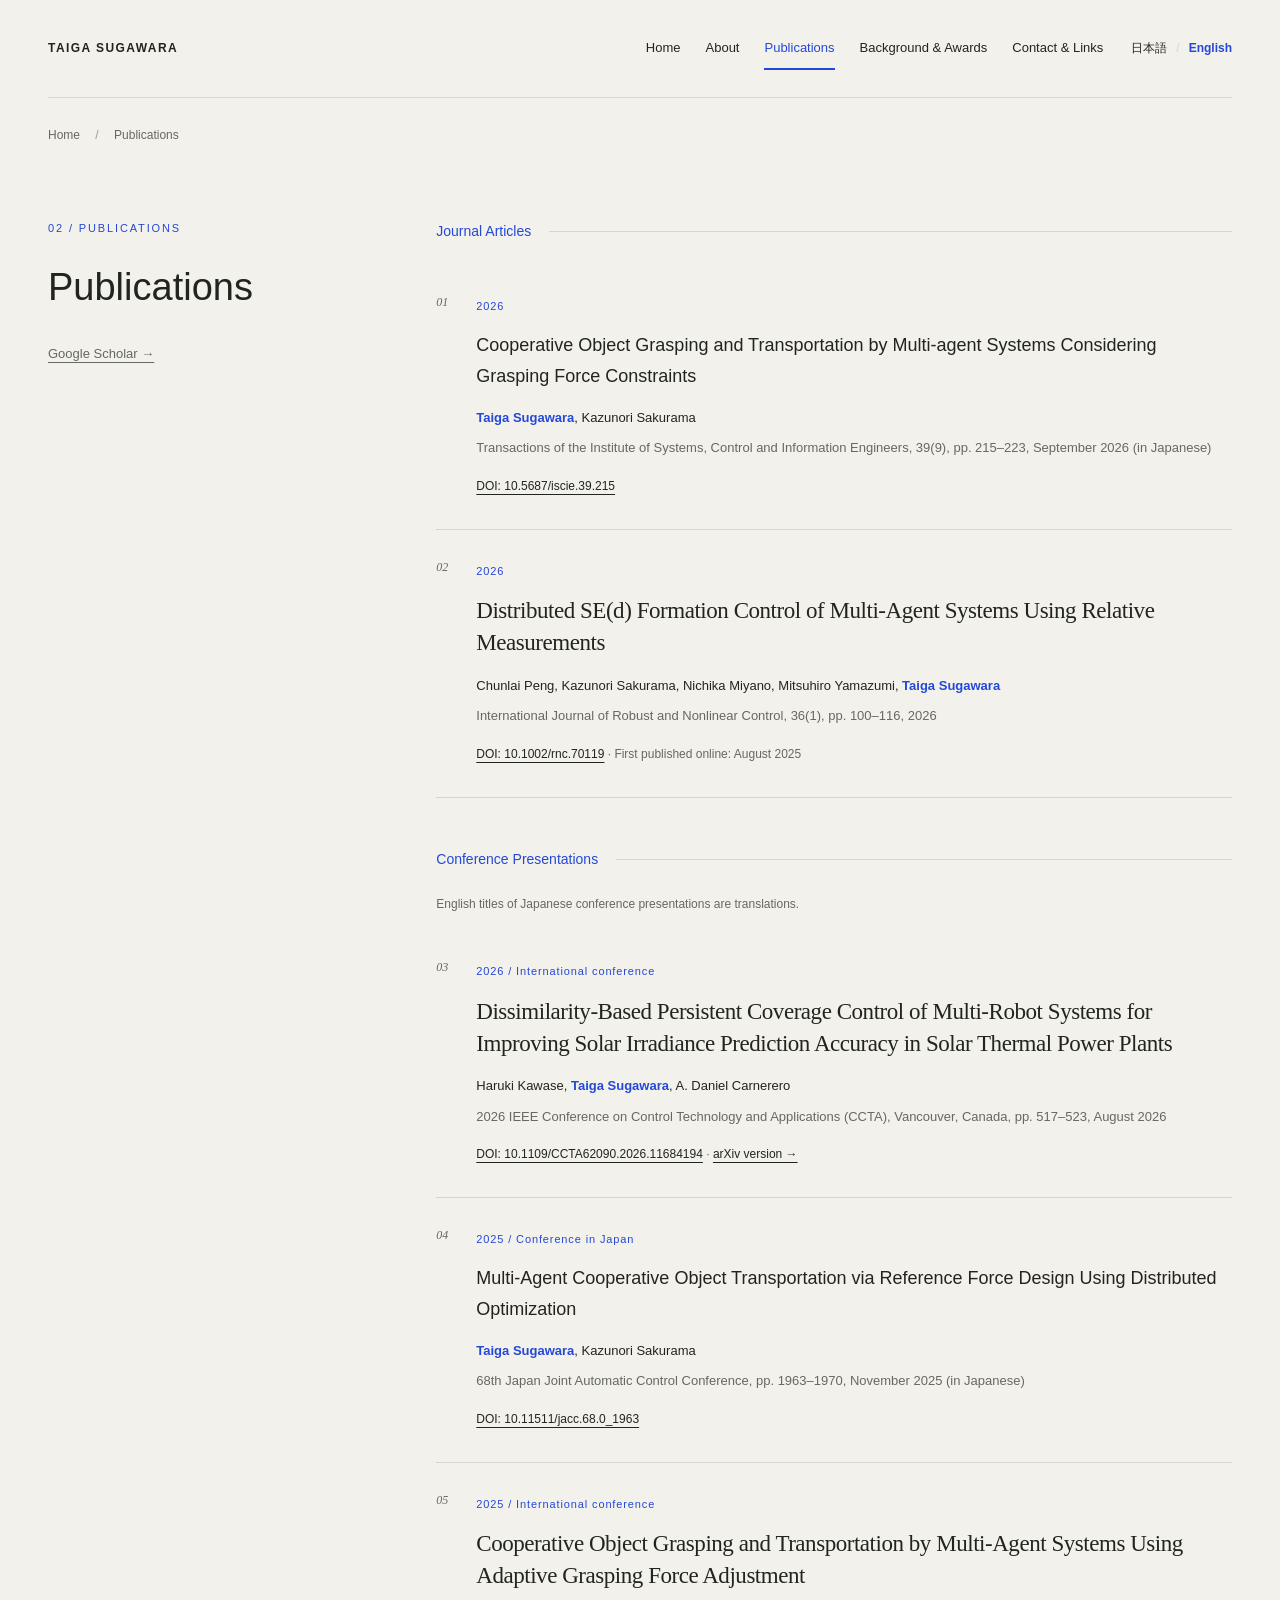
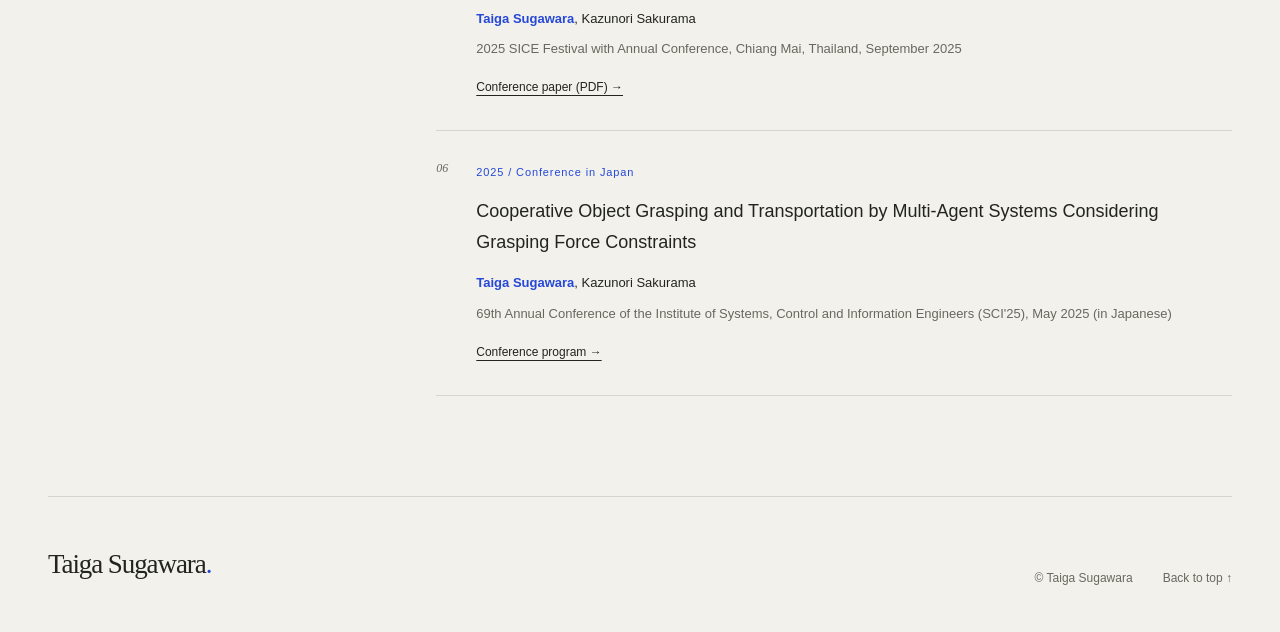
<file: en/publications.html>
<!DOCTYPE html>
<html lang="en">
<head>
  <meta charset="UTF-8">
  <meta name="viewport" content="width=device-width, initial-scale=1">
  <meta name="description" content="Personal website of Taiga Sugawara, a master's student at the Graduate School of Engineering Science, The University of Osaka. Research, publications, education and awards.">
  <meta name="color-scheme" content="light">
  <title>Publications | Taiga Sugawara</title>
  <link rel="icon" href="../assets/favicon.svg" type="image/svg+xml">
  <link rel="apple-touch-icon" href="../assets/apple-touch-icon.png">
  <meta property="og:type" content="article">
  <meta property="og:site_name" content="Taiga Sugawara">
  <meta property="og:title" content="Publications | Taiga Sugawara">
  <meta property="og:description" content="Personal website of Taiga Sugawara, a master's student at the Graduate School of Engineering Science, The University of Osaka. Research, publications, education and awards.">
  <meta property="og:url" content="https://taiga-sugawara.github.io/en/publications.html">
  <meta property="og:image" content="https://taiga-sugawara.github.io/assets/ogp.png">
  <meta property="og:locale" content="en_US">
  <meta name="twitter:card" content="summary_large_image">
  <link rel="stylesheet" href="../style.css">
  <link rel="alternate" hreflang="ja" href="../publications.html">
  <link rel="alternate" hreflang="en" href="publications.html">
</head>
<body id="top" class="inner-page">
  <a class="skip" href="#main">Skip to main content</a>
  <div class="wrap">
    <header>
      <a class="brand" href="index.html" aria-label="Go to home">TAIGA SUGAWARA</a>
      <nav aria-label="Main navigation">
        <a href="index.html">Home</a>
        <a href="about.html">About</a>
        <a href="publications.html" aria-current="page">Publications</a>
        <a href="career.html">Background &amp; Awards</a>
        <a href="links.html">Contact &amp; Links</a>
      </nav>
      <div class="language-switch" role="group" aria-label="Language"><a href="../publications.html" lang="ja" hreflang="ja">日本語</a><span aria-hidden="true">/</span><span lang="en" aria-current="true">English</span></div>
    </header>
    <main id="main">
      <p class="breadcrumb"><a href="index.html">Home</a> <span aria-hidden="true">/</span> Publications</p>
      <section class="section page-section" id="publications" aria-labelledby="publications-title">
        <div><p class="section-label">02 / PUBLICATIONS</p><h1 class="page-title" id="publications-title">Publications</h1><p class="note section-note"><a href="https://scholar.google.co.jp/citations?hl=ja&amp;user=6WtWsbYAAAAJ">Google Scholar →</a></p></div>
        <div class="content">
          <h2 class="group-title">Journal Articles</h2>
          <ol class="publications">
            <li>
              <span class="pub-year">2026</span>
              <h3><a href="https://doi.org/10.5687/iscie.39.215">Cooperative Object Grasping and Transportation by Multi-agent Systems Considering Grasping Force Constraints</a></h3>
              <p class="authors"><strong>Taiga Sugawara</strong>, Kazunori Sakurama</p>
              <p class="venue">Transactions of the Institute of Systems, Control and Information Engineers, 39(9), pp. 215–223, September 2026 (in Japanese)</p>
              <p class="pub-link"><a href="https://doi.org/10.5687/iscie.39.215">DOI: 10.5687/iscie.39.215</a></p>
            </li>
            <li>
              <span class="pub-year">2026</span>
              <h3 lang="en"><a href="https://doi.org/10.1002/rnc.70119">Distributed SE(d) Formation Control of Multi-Agent Systems Using Relative Measurements</a></h3>
              <p class="authors" lang="en">Chunlai Peng, Kazunori Sakurama, Nichika Miyano, Mitsuhiro Yamazumi, <strong>Taiga Sugawara</strong></p>
              <p class="venue" lang="en">International Journal of Robust and Nonlinear Control, 36(1), pp. 100–116, 2026</p>
              <p class="pub-link"><a href="https://doi.org/10.1002/rnc.70119">DOI: 10.1002/rnc.70119</a><span class="note"> · First published online: August 2025</span></p>
            </li>
          </ol>
          <h2 class="group-title">Conference Presentations</h2>
          <p class="note translation-note">English titles of Japanese conference presentations are translations.</p>
          <ol class="publications">
            <li>
              <span class="pub-year">2026 / International conference</span>
              <h3 lang="en"><a href="https://doi.org/10.1109/CCTA62090.2026.11684194">Dissimilarity-Based Persistent Coverage Control of Multi-Robot Systems for Improving Solar Irradiance Prediction Accuracy in Solar Thermal Power Plants</a></h3>
              <p class="authors" lang="en">Haruki Kawase, <strong>Taiga Sugawara</strong>, A. Daniel Carnerero</p>
              <p class="venue" lang="en">2026 IEEE Conference on Control Technology and Applications (CCTA), Vancouver, Canada, pp. 517–523, August 2026</p>
              <p class="pub-link"><a href="https://doi.org/10.1109/CCTA62090.2026.11684194">DOI: 10.1109/CCTA62090.2026.11684194</a><span class="note"> · </span><a href="https://arxiv.org/abs/2603.25139">arXiv version →</a></p>
            </li>
            <li>
              <span class="pub-year">2025 / Conference in Japan</span>
              <h3><a href="https://doi.org/10.11511/jacc.68.0_1963">Multi-Agent Cooperative Object Transportation via Reference Force Design Using Distributed Optimization</a></h3>
              <p class="authors"><strong>Taiga Sugawara</strong>, Kazunori Sakurama</p>
              <p class="venue">68th Japan Joint Automatic Control Conference, pp. 1963–1970, November 2025 (in Japanese)</p>
              <p class="pub-link"><a href="https://doi.org/10.11511/jacc.68.0_1963">DOI: 10.11511/jacc.68.0_1963</a></p>
            </li>
            <li>
              <span class="pub-year">2025 / International conference</span>
              <h3 lang="en">Cooperative Object Grasping and Transportation by Multi-Agent Systems Using Adaptive Grasping Force Adjustment</h3>
              <p class="authors" lang="en"><strong>Taiga Sugawara</strong>, Kazunori Sakurama</p>
              <p class="venue" lang="en">2025 SICE Festival with Annual Conference, Chiang Mai, Thailand, September 2025</p>
              <p class="pub-link"><a href="https://controls.papercept.net/images/temp/SICE/files/0105.pdf">Conference paper (PDF) →</a></p>
            </li>
            <li>
              <span class="pub-year">2025 / Conference in Japan</span>
              <h3>Cooperative Object Grasping and Transportation by Multi-Agent Systems Considering Grasping Force Constraints</h3>
              <p class="authors"><strong>Taiga Sugawara</strong>, Kazunori Sakurama</p>
              <p class="venue">69th Annual Conference of the Institute of Systems, Control and Information Engineers (SCI'25), May 2025 (in Japanese)</p>
              <p class="pub-link"><a href="https://sci25.iscie.or.jp/program/pdf/sci25_program.pdf">Conference program →</a></p>
            </li>
          </ol>
        </div>
      </section>
    </main>
    <footer><div><a class="footer-name" href="index.html">Taiga Sugawara<span aria-hidden="true">.</span></a></div><div class="footer-meta"><span>© Taiga Sugawara</span><a href="#top">Back to top ↑</a></div></footer>
  </div>
</body>
</html>
</file>
<file: style.css>
:root {
  --paper: #f3f1eb;
  --ink: #22251f;
  --muted: #666960;
  --line: #d6d7cc;
  --accent: #2448d8;
  --serif: Georgia, 'Times New Roman', serif;
  --sans: -apple-system, BlinkMacSystemFont, 'Hiragino Kaku Gothic ProN', 'Yu Gothic', sans-serif;
}
* { box-sizing: border-box; }
html { scroll-behavior: smooth; scroll-padding-top: 30px; }
body { margin: 0; background: var(--paper); color: var(--ink); font-family: var(--sans); line-height: 1.9; overflow-wrap: anywhere; -webkit-font-smoothing: antialiased; }
::selection { background: var(--accent); color: white; }
a { color: inherit; text-underline-offset: .3em; transition: color .2s, background .2s, border-color .2s; }
a:hover { color: var(--accent); }
a:focus-visible { outline: 2px solid var(--accent); outline-offset: 6px; }
img { max-width: 100%; height: auto; display: block; }
figure { margin: 0; }
.wrap { width: min(100% - 96px, 1320px); margin-inline: auto; }
.skip { position: absolute; top: -100px; left: 16px; z-index: 10; padding: 8px 16px; background: white; }
.skip:focus { top: 8px; }
header { display: flex; justify-content: space-between; align-items: center; gap: 28px; padding-block: 27px; border-bottom: 1px solid var(--line); }
.brand { display: inline-flex; align-items: center; flex-shrink: 0; gap: 13px; text-decoration: none; font-size: 12px; font-weight: 650; letter-spacing: .12em; line-height: 1.5; }
nav { display: flex; flex-wrap: wrap; gap: 25px; font-size: 13px; }
nav a { position: relative; padding-block: 9px; text-decoration: none; white-space: nowrap; }
nav a::after { content: ''; position: absolute; bottom: 0; left: 0; width: 100%; height: 2px; background: var(--accent); transform: scaleX(0); transform-origin: left; transition: transform .2s; }
nav a:hover::after, nav a[aria-current='page']::after { transform: scaleX(1); }
nav a[aria-current='page'] { color: var(--accent); }
.hero { position: relative; display: grid; grid-template-columns: 1fr; align-items: center; column-gap: 12px; padding-top: 76px; }
.eyebrow { margin: 0; color: var(--accent); font-size: 10px; letter-spacing: .15em; font-weight: 600; }
.tiny-dot { display: inline-block; width: 6px; height: 6px; background: var(--accent); border-radius: 50%; margin-right: 9px; vertical-align: 1px; }
h1 { margin: 30px 0 18px; font-family: var(--serif); font-size: clamp(74px, 8.9vw, 130px); font-weight: 400; letter-spacing: -.065em; line-height: .97; }
h1 em { font-weight: 400; color: var(--accent); }
.japanese-name { margin: 25px 0 0; font-size: 16px; letter-spacing: .12em; }
.japanese-name span { font-size: 12px; letter-spacing: .02em; color: var(--muted); }
.intro { margin: 38px 0 15px; font-size: clamp(20px, 2vw, 27px); line-height: 1.8; letter-spacing: .07em; }
.hero-description { color: var(--muted); font-size: 15px; line-height: 2; }
.hero-actions { display: flex; flex-wrap: wrap; align-items: center; gap: 26px; margin-top: 28px; }
.button { display: inline-flex; align-items: center; justify-content: space-between; gap: 40px; padding: 14px 22px; background: var(--accent); border: 1px solid var(--accent); color: white; font-size: 13px; text-decoration: none; }
.button:hover { background: var(--ink); border-color: var(--ink); color: white; }
.button span { font-size: 18px; }
.text-link { font-size: 13px; text-decoration: none; }
.hero-bottom { grid-column: 1 / -1; display: flex; justify-content: space-between; padding-block: 50px 23px; margin-top: 32px; border-bottom: 1px solid var(--line); font-size: 11px; letter-spacing: .14em; color: var(--muted); }
.hero-bottom a { text-decoration: none; }
.hero-bottom a span { padding-left: 20px; color: var(--accent); }
.explore-heading { padding-block: 80px 30px; }
.explore-heading h2 { margin: 12px 0 0; font-size: 28px; font-weight: 400; letter-spacing: .04em; }
.explore-heading > p:last-child { margin: 8px 0 0; color: var(--muted); font-family: var(--serif); font-size: 17px; font-style: italic; }
.home-pages { padding-bottom: 90px; }
.home-page-link { display: grid; grid-template-columns: 48px minmax(230px, 1fr) minmax(0, 1fr) 48px; align-items: center; gap: 20px; padding: 25px 8px; border-bottom: 1px solid var(--line); text-decoration: none; transition: background .2s, padding .2s; }
.home-page-link:first-child { border-top: 1px solid var(--line); }
.home-page-link:hover { padding-inline: 18px; background: #e8e9e2; }
.link-index { font-family: var(--serif); color: var(--accent); font-style: italic; font-size: 15px; }
.home-page-link strong { display: flex; align-items: baseline; flex-wrap: wrap; gap: 18px; font-weight: 400; }
.home-page-link strong > span:first-child { font-family: var(--serif); font-size: 32px; letter-spacing: -.04em; }
.link-jp { font-size: 12px; color: var(--muted); }
.home-page-link small { font-size: 13px; color: var(--muted); }
.arrow { display: grid; place-items: center; width: 40px; height: 40px; border: 1px solid var(--line); border-radius: 50%; font-size: 18px; transition: background .2s, color .2s; }
.home-page-link:hover .arrow { background: var(--accent); border-color: var(--accent); color: white; }
.breadcrumb { margin: 26px 0 0; font-size: 12px; color: var(--muted); }
.breadcrumb a { text-decoration: none; }
.breadcrumb span { margin-inline: 12px; color: #999b90; }
.section { display: grid; grid-template-columns: minmax(190px, .8fr) minmax(0, 2fr); gap: 70px; padding-block: 72px 100px; }
.page-section { min-height: 62vh; }
.page-section > div:first-child { align-self: start; position: sticky; top: 32px; }
.section-label { margin: 0 0 18px; color: var(--accent); font-size: 11px; letter-spacing: .17em; }
h1.page-title { font-family: var(--sans); margin: 0; font-size: clamp(26px, 3vw, 38px); font-weight: 400; letter-spacing: .04em; line-height: 1.6; }
.section-note { margin-top: 24px; font-size: 13px; }
.content { min-width: 0; max-width: 830px; animation: arrive .65s ease both; }
.content > :first-child { margin-top: 0; }
.content > :last-child { margin-bottom: 0; }
.content p { font-size: 15px; line-height: 2.15; }
#about .content > p { font-size: 19px; line-height: 2.15; margin-bottom: 40px; }
.detail { display: grid; grid-template-columns: 105px minmax(0, 1fr); gap: 24px; padding-block: 24px; border-top: 1px solid var(--line); font-size: 14px; }
.detail:last-child { border-bottom: 1px solid var(--line); }
dt { color: var(--muted); font-size: 13px; }
dd { margin: 0; }
.note, .venue { color: var(--muted); }
.activity { padding: 32px 0; border-bottom: 1px solid var(--line); }
.activity:first-child { padding-top: 0; }
.activity h2 { font-size: 23px; font-weight: 400; line-height: 1.7; margin: 12px 0 18px; letter-spacing: .03em; }
.activity p { margin: 0; }
.activity .research-link { padding-top: 22px; font-size: 12px; }
h2.group-title { margin: 48px 0 20px; display: flex; align-items: center; gap: 18px; font-size: 14px; font-weight: 500; color: var(--accent); }
h2.group-title::after { content: ''; height: 1px; background: var(--line); flex: 1; }
.publications { list-style: none; padding: 0; margin: 0; }
#publications .content { counter-reset: papers; }
.publications li { position: relative; padding: 25px 0 25px 40px; border-bottom: 1px solid var(--line); counter-increment: papers; }
.publications li::before { content: counter(papers, decimal-leading-zero); position: absolute; top: 26px; left: 0; color: var(--muted); font-size: 12px; font-family: var(--serif); font-style: italic; }
.pub-year { color: var(--accent); font-size: 11px; letter-spacing: .08em; }
.publications h3 { font-size: 18px; line-height: 1.7; font-weight: 500; margin: 10px 0 14px; }
.publications h3[lang='en'] { font-family: var(--serif); font-size: 23px; line-height: 1.4; letter-spacing: -.02em; }
.publications h3 a { text-decoration: none; }
.publications h3 a:hover { text-decoration: underline; }
.publications p { margin: 6px 0; font-size: 13px; line-height: 1.9; }
.publications strong { font-weight: 600; color: var(--accent); }
.publications .pub-link { font-size: 12px; margin-top: 14px; }
.source-link { font-size: 12px; }
.timeline { margin: 0; }
.external { display: flex; align-items: center; justify-content: space-between; gap: 24px; padding: 30px 0; border-bottom: 1px solid var(--line); font-family: var(--serif); font-size: 28px; text-decoration: none; }
.external:first-child { border-top: 1px solid var(--line); }
.external small { display: block; margin-top: 7px; font-family: var(--sans); font-size: 12px; color: var(--muted); }
.external > span:last-child { color: var(--accent); font-family: var(--sans); font-size: 24px; transition: transform .2s; }
.external:hover > span:last-child { transform: translate(3px, -3px); }
footer { display: flex; justify-content: space-between; align-items: end; gap: 30px; padding-block: 42px; border-top: 1px solid var(--line); }
.footer-name { font-family: var(--serif); font-size: 27px; letter-spacing: -.04em; text-decoration: none; }
.footer-name span { color: var(--accent); }
footer p { margin: 3px 0 0; color: var(--muted); font-size: 12px; letter-spacing: .03em; }
.footer-meta { display: flex; flex-wrap: wrap; gap: 30px; font-size: 12px; color: var(--muted); }
.footer-meta a { text-decoration: none; }
@keyframes arrive { from { opacity: 0; transform: translateY(12px); } to { opacity: 1; transform: translateY(0); } }
@media (min-width: 1500px) { .hero { padding-top: 95px; } }
@media (max-width: 1050px) {
  .wrap { width: calc(100% - 64px); }
  nav { gap: 17px; font-size: 12px; }
  .hero { padding-top: 56px; }
  h1 { font-size: clamp(70px, 9.5vw, 105px); }
  .japanese-name span { display: block; margin-top: 8px; }
  .home-page-link { grid-template-columns: 30px minmax(210px, 1fr) minmax(0, 1fr) 40px; gap: 12px; }
  .section { gap: 40px; grid-template-columns: 190px minmax(0, 1fr); }
}
@media (max-width: 760px) {
  .wrap { width: calc(100% - 40px); }
  header { flex-direction: column; align-items: flex-start; gap: 20px; padding-block: 20px 14px; }
  nav { width: 100%; gap: 8px 20px; }
  nav a { padding-block: 6px; }
  .brand { font-size: 11px; }
  .hero { grid-template-columns: 1fr; padding-top: 46px; }
  h1 { font-size: clamp(72px, 15vw, 108px); margin-top: 26px; }
  .eyebrow { font-size: 9px; }
  .japanese-name { font-size: 15px; }
  .japanese-name span { font-size: 12px; }
  .intro { margin-top: 30px; font-size: 23px; }
  .hero-description { font-size: 14px; }
  .hero-actions { gap: 22px; }
  .hero-bottom { margin-top: 0; padding-top: 32px; font-size: 10px; }
  .explore-heading { padding-top: 54px; }
  .explore-heading h2 { font-size: 23px; }
  .home-page-link { grid-template-columns: 24px minmax(0, 1fr) 36px; gap: 12px; padding-block: 20px; }
  .home-page-link strong { gap: 8px 14px; }
  .home-page-link strong > span:first-child { font-size: 28px; }
  .home-page-link small { grid-column: 2; grid-row: 2; font-size: 12px; }
  .home-page-link .arrow { grid-column: 3; grid-row: 1 / 3; width: 34px; height: 34px; }
  .link-index { grid-row: 1; }
  .home-pages { padding-bottom: 60px; }
  .section { grid-template-columns: 1fr; gap: 38px; padding-block: 42px 64px; }
  .page-section > div:first-child { position: static; }
  h1.page-title { font-size: 30px; }
  .section-label { margin-bottom: 8px; }
  #about .content > p { font-size: 17px; }
  .detail { grid-template-columns: 75px minmax(0, 1fr); gap: 16px; font-size: 13px; }
  .activity h2 { font-size: 21px; }
  .publications li { padding-left: 26px; }
  .publications h3 { font-size: 16px; }
  .publications h3[lang='en'] { font-size: 21px; }
  .external { font-size: 24px; }
  footer { align-items: flex-start; flex-direction: column; gap: 24px; padding-block: 32px; }
  .footer-meta { width: 100%; justify-content: space-between; gap: 15px; }
}
@media (prefers-reduced-motion: reduce) {
  html { scroll-behavior: auto; }
  *, *::before, *::after { animation: none !important; transition: none !important; }
}

/* Keep the current page when switching language. */
header { flex-wrap: wrap; }
header > nav { margin-left: auto; }
.language-switch { display: flex; align-items: center; gap: 9px; font-size: 12px; white-space: nowrap; }
.language-switch a { text-decoration: none; }
.language-switch [aria-current] { color: var(--accent); font-weight: 600; }
.language-switch > span[aria-hidden] { color: var(--line); }
.translation-note { font-size: 12px !important; color: var(--muted); }
html[lang='en'] .detail { grid-template-columns: 110px minmax(0, 1fr); }
html[lang='en'] h1.page-title { letter-spacing: 0; }
@media (max-width: 1050px) {
  header > nav { order: 3; width: 100%; margin-left: 0; }
  .language-switch { margin-left: auto; }
}
@media (max-width: 760px) {
  header { flex-direction: row; align-items: center; }
  html[lang='en'] .detail { grid-template-columns: 90px minmax(0, 1fr); }
}
</file>
